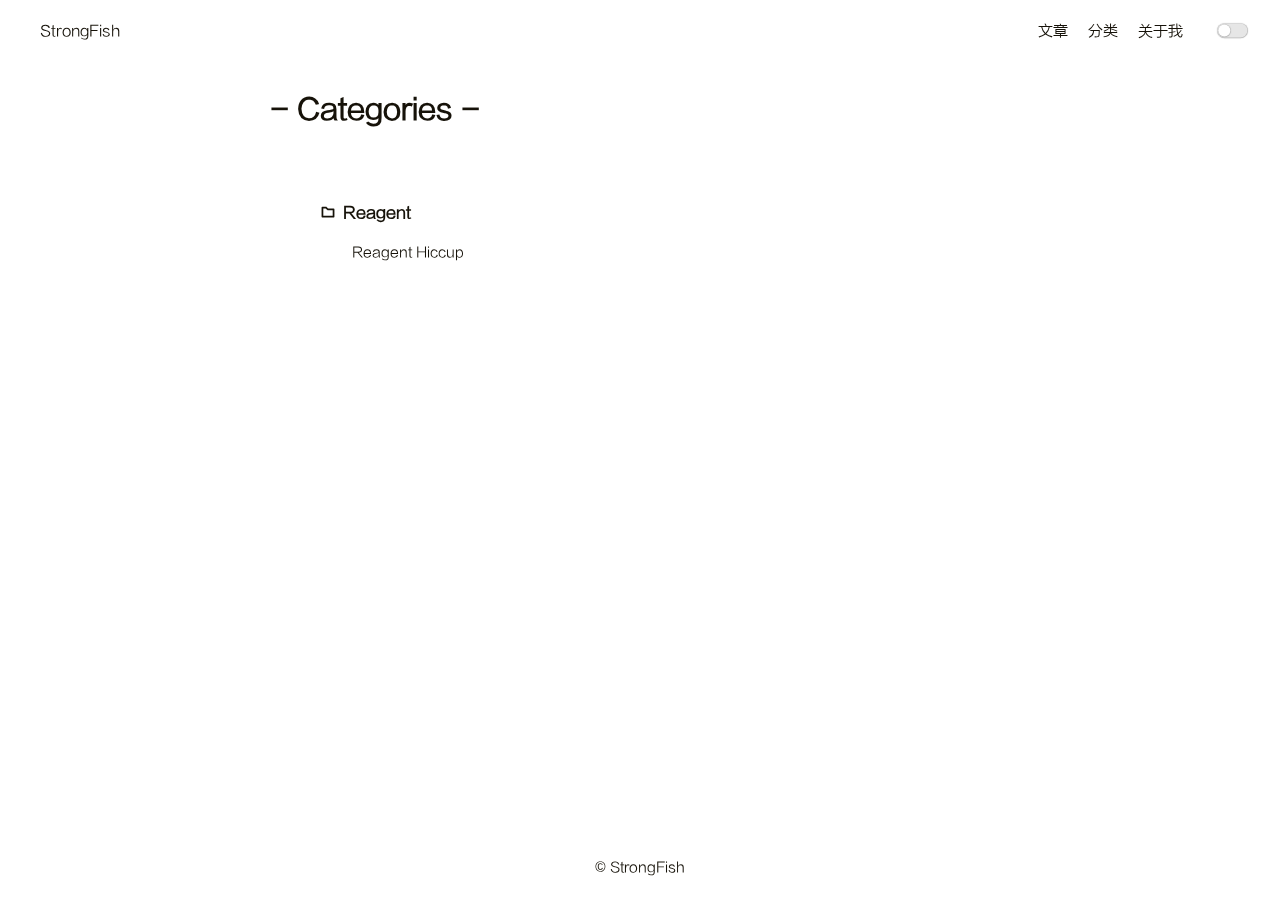
<file: category/index.html>
<!DOCTYPE html>
<html lang="zh-CN">
<head>
    <meta charset="UTF-8">
<meta name="viewport"
      content="width=device-width, initial-scale=1.0, maximum-scale=1.0, minimum-scale=1.0">
<meta http-equiv="X-UA-Compatible" content="ie=edge">

    <meta name="author" content="StrongFish">





<title>分类 | Hexo</title>



    <link rel="icon" href="/favicon.ico">




    <!-- stylesheets list from _config.yml -->
    
    <link rel="stylesheet" href="/css/style.css">
    



    <!-- scripts list from _config.yml -->
    
    <script src="/js/script.js"></script>
    
    <script src="/js/tocbot.min.js"></script>
    



    
    
        
    


<meta name="generator" content="Hexo 5.4.0"></head>
<body>
    <div class="wrapper">
        <header>
    <nav class="navbar">
        <div class="container">
            <div class="navbar-header header-logo"><a href="/">StrongFish</a></div>
            <div class="menu navbar-right">
                
                    <a class="menu-item" href="/archives">文章</a>
                
                    <a class="menu-item" href="/category">分类</a>
                
                    <a class="menu-item" href="/about">关于我</a>
                
                <input id="switch_default" type="checkbox" class="switch_default">
                <label for="switch_default" class="toggleBtn"></label>
            </div>
        </div>
    </nav>

    
    <nav class="navbar-mobile" id="nav-mobile">
        <div class="container">
            <div class="navbar-header">
                <div>
                    <a href="/">StrongFish</a><a id="mobile-toggle-theme">·&nbsp;Light</a>
                </div>
                <div class="menu-toggle" onclick="mobileBtn()">&#9776; Menu</div>
            </div>
            <div class="menu" id="mobile-menu">
                
                    <a class="menu-item" href="/archives">posts</a>
                
                    <a class="menu-item" href="/category">categories</a>
                
                    <a class="menu-item" href="/about">about</a>
                
            </div>
        </div>
    </nav>

</header>
<script>
    var mobileBtn = function f() {
        var toggleMenu = document.getElementsByClassName("menu-toggle")[0];
        var mobileMenu = document.getElementById("mobile-menu");
        if(toggleMenu.classList.contains("active")){
           toggleMenu.classList.remove("active")
            mobileMenu.classList.remove("active")
        }else{
            toggleMenu.classList.add("active")
            mobileMenu.classList.add("active")
        }
    }
</script>
        <div class="main">
            



    <div class="container">
        <div class="post-wrap categories">
            <h2 class="post-title">-&nbsp;Categories&nbsp;-</h2>
            <div class="categories-card">
                
                    
                    <div class="card-item">
                        <div class="categories">
                            <a href="/categories/Reagent/">
                                <h3>
                                    <i class="iconfont icon-category" style="padding-right:3px"></i>
                                    Reagent
                                </h3>
                            </a>
                            
                                
                                
                                    <article class="archive-item">
                                        <a class="archive-item-link"
                                           href="/2021/07/15/reagent-hiccup/">Reagent Hiccup</a>
                                    </article>
                                
                            
                            
                        </div>
                    </div>
                
            </div>

        </div>
    </div>

        </div>
        <footer id="footer" class="footer">
    <div class="copyright">
        <span>© StrongFish</span>
    </div>
</footer>

    </div>
</body>
</html>
</file>
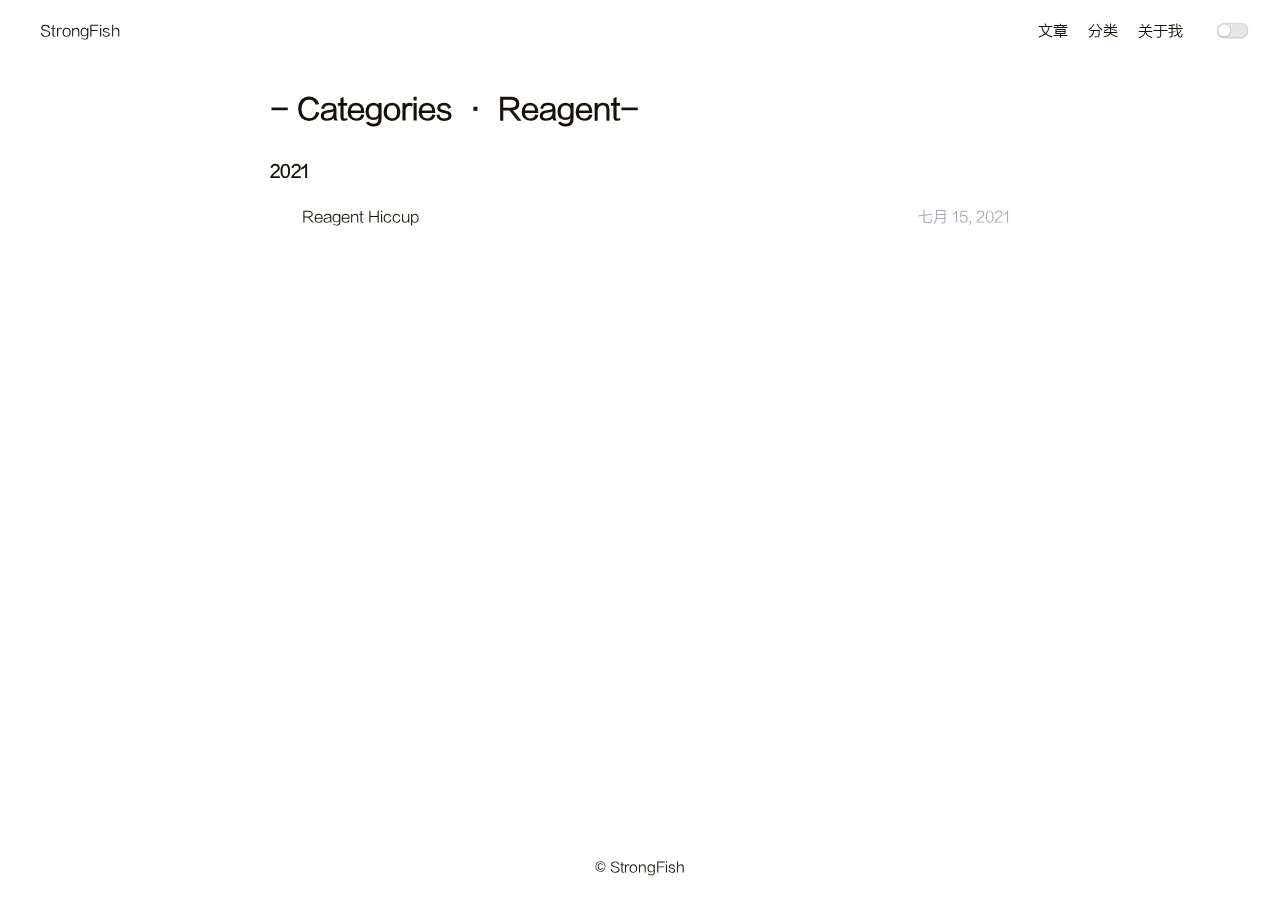
<file: categories/Reagent/index.html>
<!DOCTYPE html>
<html lang="zh-CN">
<head>
    <meta charset="UTF-8">
<meta name="viewport"
      content="width=device-width, initial-scale=1.0, maximum-scale=1.0, minimum-scale=1.0">
<meta http-equiv="X-UA-Compatible" content="ie=edge">

    <meta name="author" content="StrongFish">





<title>Category: Reagent | Hexo</title>



    <link rel="icon" href="/favicon.ico">




    <!-- stylesheets list from _config.yml -->
    
    <link rel="stylesheet" href="/css/style.css">
    



    <!-- scripts list from _config.yml -->
    
    <script src="/js/script.js"></script>
    
    <script src="/js/tocbot.min.js"></script>
    



    
    
        
    


<meta name="generator" content="Hexo 5.4.0"></head>
<body>
    <div class="wrapper">
        <header>
    <nav class="navbar">
        <div class="container">
            <div class="navbar-header header-logo"><a href="/">StrongFish</a></div>
            <div class="menu navbar-right">
                
                    <a class="menu-item" href="/archives">文章</a>
                
                    <a class="menu-item" href="/category">分类</a>
                
                    <a class="menu-item" href="/about">关于我</a>
                
                <input id="switch_default" type="checkbox" class="switch_default">
                <label for="switch_default" class="toggleBtn"></label>
            </div>
        </div>
    </nav>

    
    <nav class="navbar-mobile" id="nav-mobile">
        <div class="container">
            <div class="navbar-header">
                <div>
                    <a href="/">StrongFish</a><a id="mobile-toggle-theme">·&nbsp;Light</a>
                </div>
                <div class="menu-toggle" onclick="mobileBtn()">&#9776; Menu</div>
            </div>
            <div class="menu" id="mobile-menu">
                
                    <a class="menu-item" href="/archives">posts</a>
                
                    <a class="menu-item" href="/category">categories</a>
                
                    <a class="menu-item" href="/about">about</a>
                
            </div>
        </div>
    </nav>

</header>
<script>
    var mobileBtn = function f() {
        var toggleMenu = document.getElementsByClassName("menu-toggle")[0];
        var mobileMenu = document.getElementById("mobile-menu");
        if(toggleMenu.classList.contains("active")){
           toggleMenu.classList.remove("active")
            mobileMenu.classList.remove("active")
        }else{
            toggleMenu.classList.add("active")
            mobileMenu.classList.add("active")
        }
    }
</script>
        <div class="main">
            


    
<div class="container">
    <div class="post-wrap categories">
        <h2 class="post-title">-&nbsp;Categories&nbsp;·&nbsp;Reagent-</h2>
    </div>
    <div class="post-wrap archive">
    
    
        

        
            <h3>2021</h3>
        

        <article class="archive-item">
            <a class="archive-item-link" href="/2021/07/15/reagent-hiccup/">Reagent Hiccup</a>
            <span class="archive-item-date">七月 15, 2021</span>
        </article>
    
    
</div>
</div>

        </div>
        <footer id="footer" class="footer">
    <div class="copyright">
        <span>© StrongFish</span>
    </div>
</footer>

    </div>
</body>
</html>
</file>
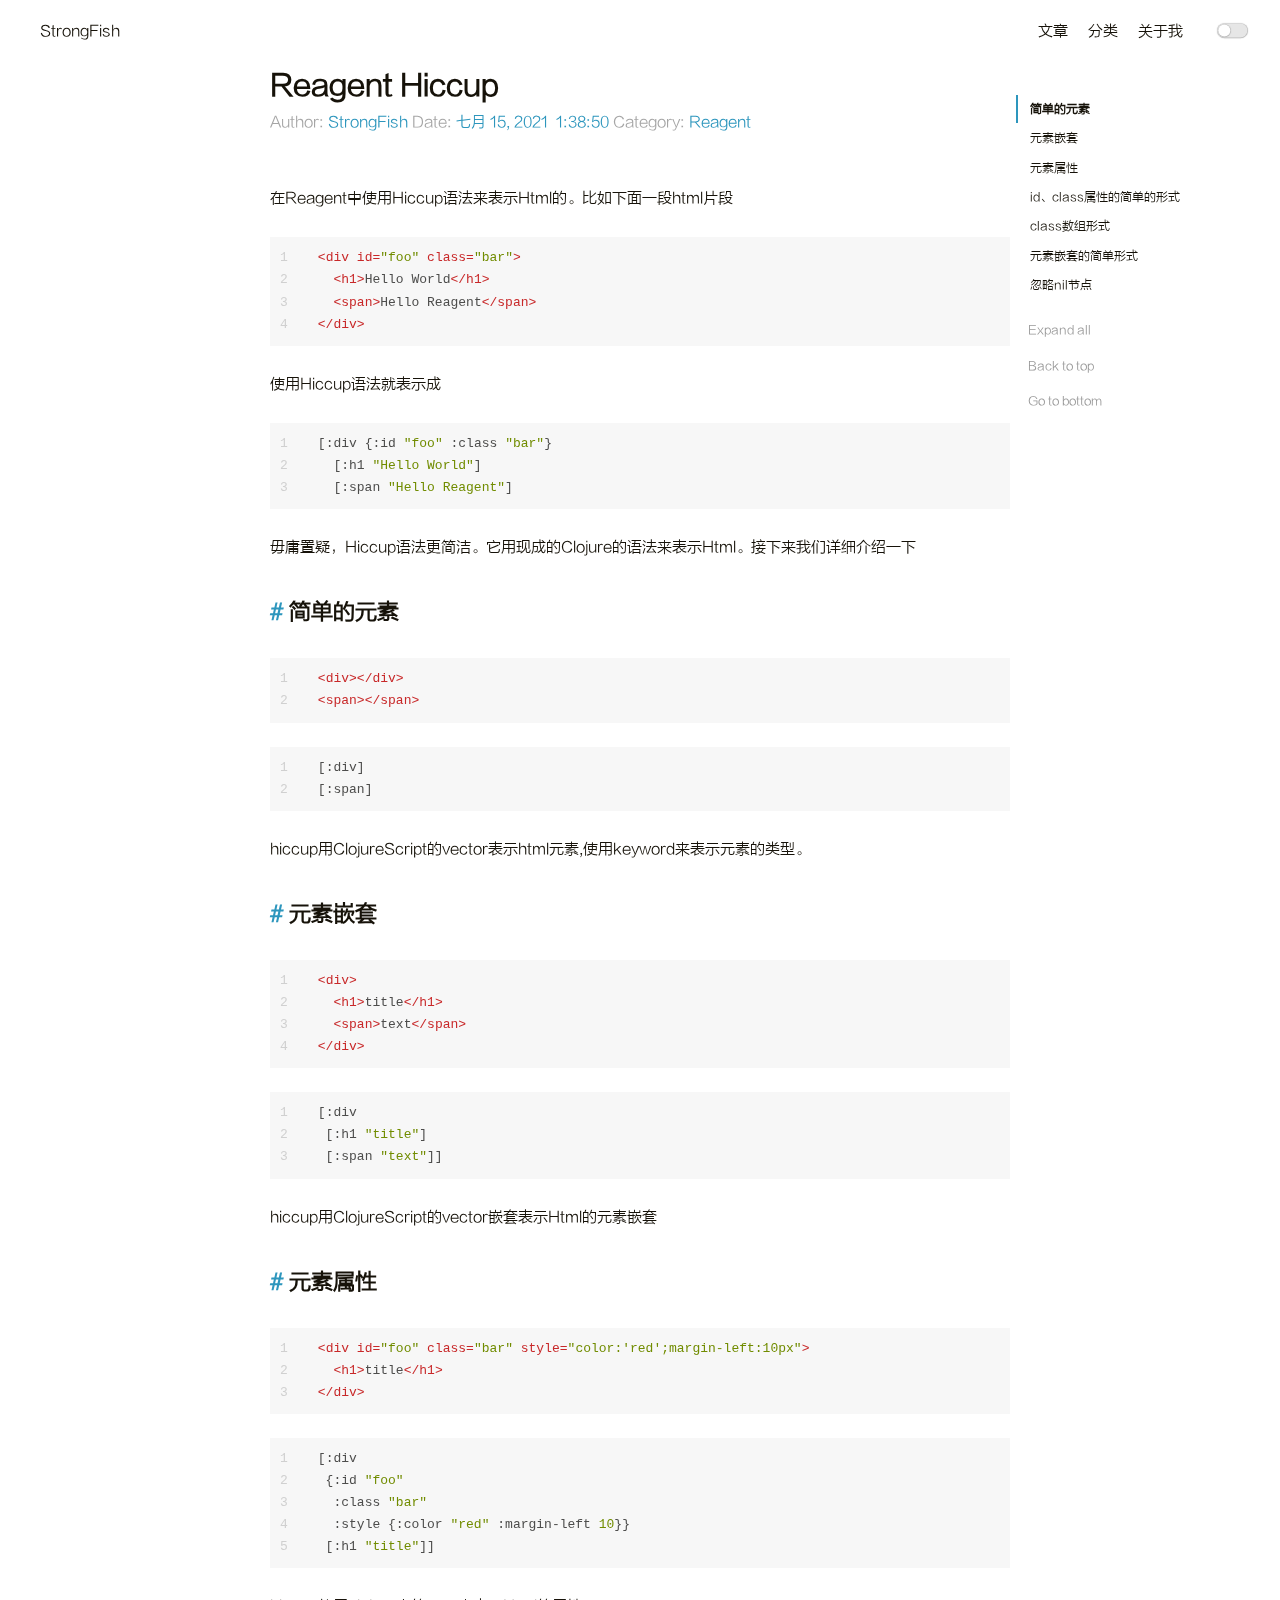
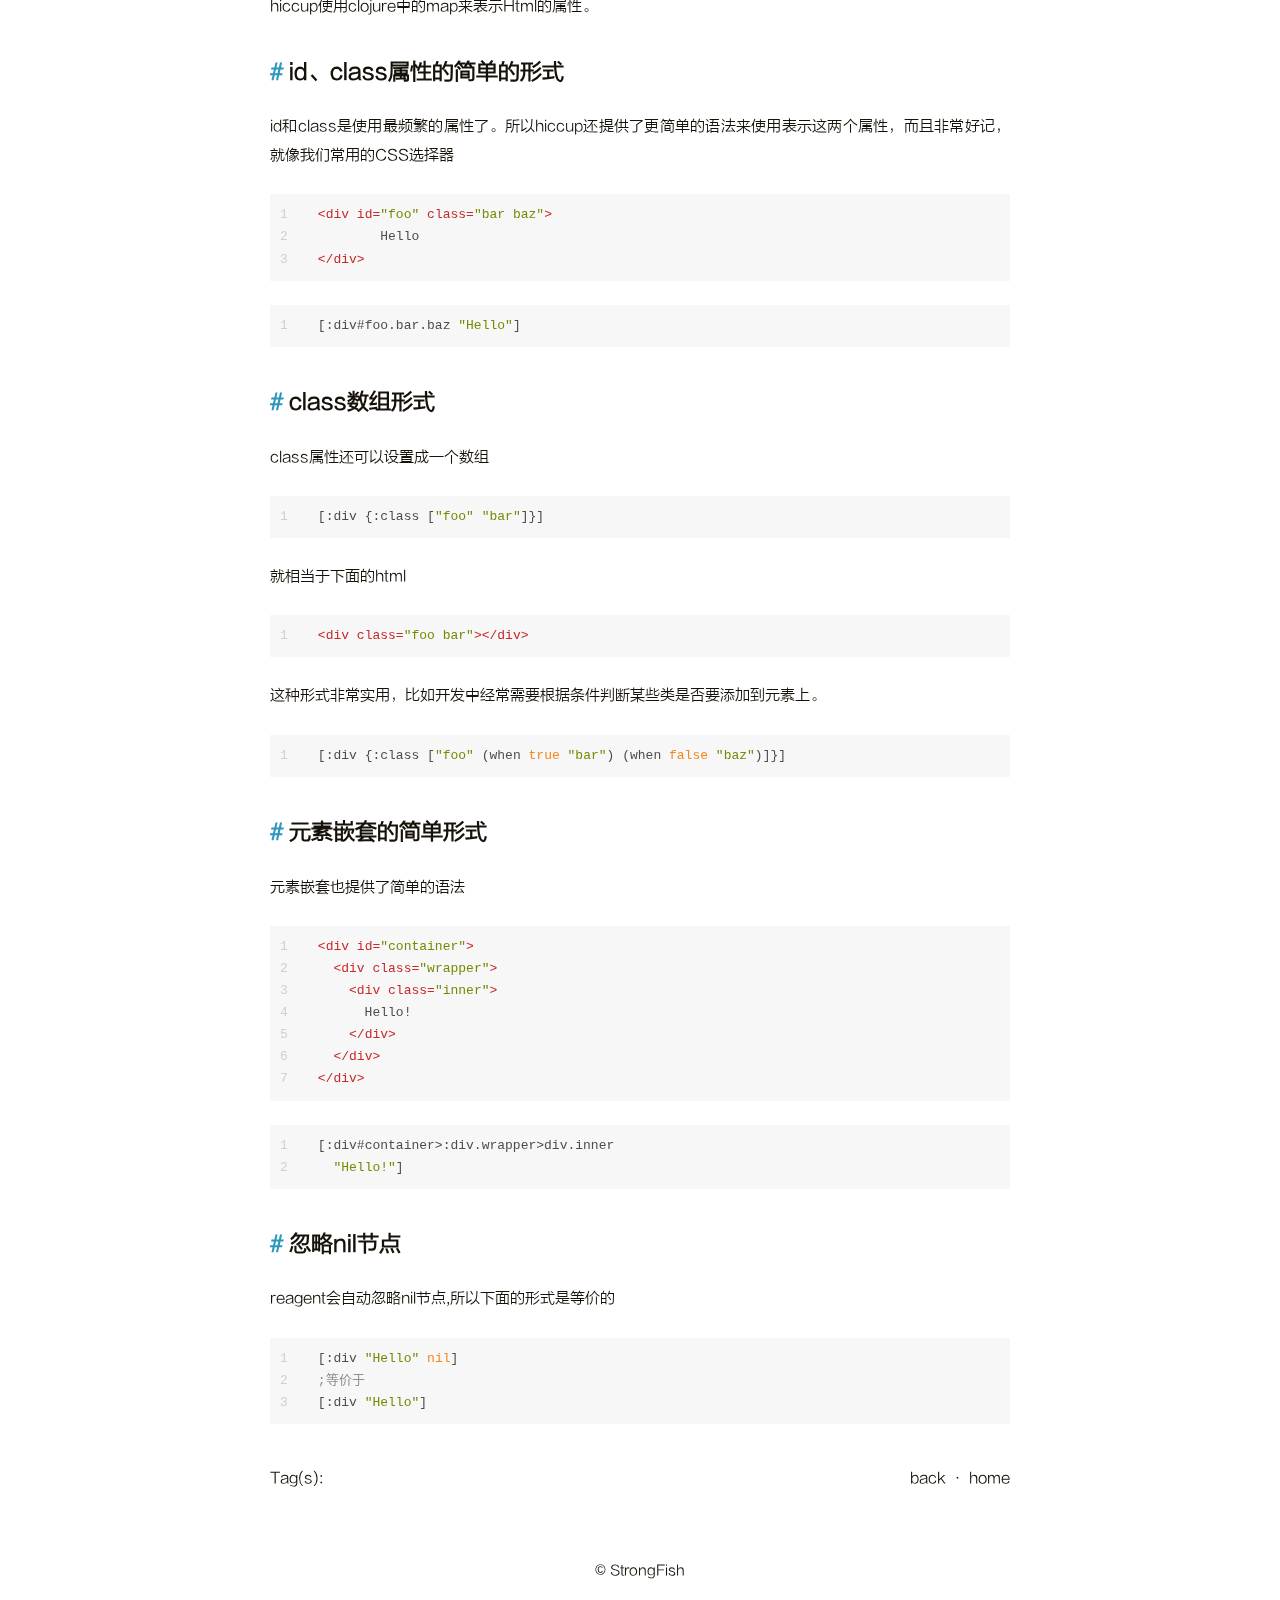
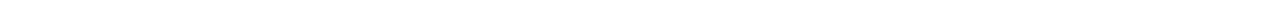
<file: 2021/07/15/reagent-hiccup/index.html>
<!DOCTYPE html>
<html lang="zh-CN">
<head>
    <meta charset="UTF-8">
<meta name="viewport"
      content="width=device-width, initial-scale=1.0, maximum-scale=1.0, minimum-scale=1.0">
<meta http-equiv="X-UA-Compatible" content="ie=edge">

    <meta name="author" content="StrongFish">





<title>Reagent Hiccup | Hexo</title>



    <link rel="icon" href="/favicon.ico">




    <!-- stylesheets list from _config.yml -->
    
    <link rel="stylesheet" href="/css/style.css">
    



    <!-- scripts list from _config.yml -->
    
    <script src="/js/script.js"></script>
    
    <script src="/js/tocbot.min.js"></script>
    



    
    
        
    


<meta name="generator" content="Hexo 5.4.0"></head>
<body>
    <div class="wrapper">
        <header>
    <nav class="navbar">
        <div class="container">
            <div class="navbar-header header-logo"><a href="/">StrongFish</a></div>
            <div class="menu navbar-right">
                
                    <a class="menu-item" href="/archives">文章</a>
                
                    <a class="menu-item" href="/category">分类</a>
                
                    <a class="menu-item" href="/about">关于我</a>
                
                <input id="switch_default" type="checkbox" class="switch_default">
                <label for="switch_default" class="toggleBtn"></label>
            </div>
        </div>
    </nav>

    
    <nav class="navbar-mobile" id="nav-mobile">
        <div class="container">
            <div class="navbar-header">
                <div>
                    <a href="/">StrongFish</a><a id="mobile-toggle-theme">·&nbsp;Light</a>
                </div>
                <div class="menu-toggle" onclick="mobileBtn()">&#9776; Menu</div>
            </div>
            <div class="menu" id="mobile-menu">
                
                    <a class="menu-item" href="/archives">posts</a>
                
                    <a class="menu-item" href="/category">categories</a>
                
                    <a class="menu-item" href="/about">about</a>
                
            </div>
        </div>
    </nav>

</header>
<script>
    var mobileBtn = function f() {
        var toggleMenu = document.getElementsByClassName("menu-toggle")[0];
        var mobileMenu = document.getElementById("mobile-menu");
        if(toggleMenu.classList.contains("active")){
           toggleMenu.classList.remove("active")
            mobileMenu.classList.remove("active")
        }else{
            toggleMenu.classList.add("active")
            mobileMenu.classList.add("active")
        }
    }
</script>
        <div class="main">
            <div class="container">
    
    
        <div class="post-toc">
    <div class="tocbot-list">
    </div>
    <div class="tocbot-list-menu">
        <a class="tocbot-toc-expand" onclick="expand_toc()">Expand all</a>
        <a onclick="go_top()">Back to top</a>
        <a onclick="go_bottom()">Go to bottom</a>
    </div>
</div>

<script>
    document.ready(
        function () {
            tocbot.init({
                tocSelector: '.tocbot-list',
                contentSelector: '.post-content',
                headingSelector: 'h1, h2, h3, h4, h5',
                collapseDepth: 1,
                orderedList: false,
                scrollSmooth: true,
            })
        }
    )

    function expand_toc() {
        var b = document.querySelector(".tocbot-toc-expand");
        tocbot.init({
            tocSelector: '.tocbot-list',
            contentSelector: '.post-content',
            headingSelector: 'h1, h2, h3, h4, h5',
            collapseDepth: 6,
            orderedList: false,
            scrollSmooth: true,
        });
        b.setAttribute("onclick", "collapse_toc()");
        b.innerHTML = "Collapse all"
    }

    function collapse_toc() {
        var b = document.querySelector(".tocbot-toc-expand");
        tocbot.init({
            tocSelector: '.tocbot-list',
            contentSelector: '.post-content',
            headingSelector: 'h1, h2, h3, h4, h5',
            collapseDepth: 1,
            orderedList: false,
            scrollSmooth: true,
        });
        b.setAttribute("onclick", "expand_toc()");
        b.innerHTML = "Expand all"
    }

    function go_top() {
        window.scrollTo(0, 0);
    }

    function go_bottom() {
        window.scrollTo(0, document.body.scrollHeight);
    }

</script>
    

    
    <article class="post-wrap">
        <header class="post-header">
            <h1 class="post-title">Reagent Hiccup</h1>
            
                <div class="post-meta">
                    
                        Author: <a itemprop="author" rel="author" href="/">StrongFish</a>
                    

                    
                        <span class="post-time">
                        Date: <a href="#">七月 15, 2021&nbsp;&nbsp;1:38:50</a>
                        </span>
                    
                    
                        <span class="post-category">
                    Category:
                            
                                <a href="/categories/Reagent/">Reagent</a>
                            
                        </span>
                    
                </div>
            
        </header>

        <div class="post-content">
            <p>在Reagent中使用Hiccup语法来表示Html的。比如下面一段html片段</p>
<figure class="highlight html"><table><tr><td class="gutter"><pre><span class="line">1</span><br><span class="line">2</span><br><span class="line">3</span><br><span class="line">4</span><br></pre></td><td class="code"><pre><span class="line"><span class="tag">&lt;<span class="name">div</span> <span class="attr">id</span>=<span class="string">&quot;foo&quot;</span> <span class="attr">class</span>=<span class="string">&quot;bar&quot;</span>&gt;</span></span><br><span class="line">  <span class="tag">&lt;<span class="name">h1</span>&gt;</span>Hello World<span class="tag">&lt;/<span class="name">h1</span>&gt;</span></span><br><span class="line">  <span class="tag">&lt;<span class="name">span</span>&gt;</span>Hello Reagent<span class="tag">&lt;/<span class="name">span</span>&gt;</span></span><br><span class="line"><span class="tag">&lt;/<span class="name">div</span>&gt;</span></span><br></pre></td></tr></table></figure>

<p>使用Hiccup语法就表示成</p>
<figure class="highlight clojure"><table><tr><td class="gutter"><pre><span class="line">1</span><br><span class="line">2</span><br><span class="line">3</span><br></pre></td><td class="code"><pre><span class="line">[<span class="symbol">:div</span> &#123;<span class="symbol">:id</span> <span class="string">&quot;foo&quot;</span> <span class="symbol">:class</span> <span class="string">&quot;bar&quot;</span>&#125;</span><br><span class="line">  [<span class="symbol">:h1</span> <span class="string">&quot;Hello World&quot;</span>]</span><br><span class="line">  [<span class="symbol">:span</span> <span class="string">&quot;Hello Reagent&quot;</span>]</span><br></pre></td></tr></table></figure>

<p>毋庸置疑，Hiccup语法更简洁。它用现成的Clojure的语法来表示Html。接下来我们详细介绍一下</p>
<h2 id="简单的元素"><a href="#简单的元素" class="headerlink" title="简单的元素"></a>简单的元素</h2><figure class="highlight html"><table><tr><td class="gutter"><pre><span class="line">1</span><br><span class="line">2</span><br></pre></td><td class="code"><pre><span class="line"><span class="tag">&lt;<span class="name">div</span>&gt;</span><span class="tag">&lt;/<span class="name">div</span>&gt;</span></span><br><span class="line"><span class="tag">&lt;<span class="name">span</span>&gt;</span><span class="tag">&lt;/<span class="name">span</span>&gt;</span></span><br></pre></td></tr></table></figure>

<figure class="highlight clojure"><table><tr><td class="gutter"><pre><span class="line">1</span><br><span class="line">2</span><br></pre></td><td class="code"><pre><span class="line">[<span class="symbol">:div</span>]</span><br><span class="line">[<span class="symbol">:span</span>]</span><br></pre></td></tr></table></figure>

<p>hiccup用ClojureScript的vector表示html元素,使用keyword来表示元素的类型。</p>
<h2 id="元素嵌套"><a href="#元素嵌套" class="headerlink" title="元素嵌套"></a>元素嵌套</h2><figure class="highlight html"><table><tr><td class="gutter"><pre><span class="line">1</span><br><span class="line">2</span><br><span class="line">3</span><br><span class="line">4</span><br></pre></td><td class="code"><pre><span class="line"><span class="tag">&lt;<span class="name">div</span>&gt;</span></span><br><span class="line">  <span class="tag">&lt;<span class="name">h1</span>&gt;</span>title<span class="tag">&lt;/<span class="name">h1</span>&gt;</span></span><br><span class="line">  <span class="tag">&lt;<span class="name">span</span>&gt;</span>text<span class="tag">&lt;/<span class="name">span</span>&gt;</span></span><br><span class="line"><span class="tag">&lt;/<span class="name">div</span>&gt;</span></span><br></pre></td></tr></table></figure>

<figure class="highlight clojure"><table><tr><td class="gutter"><pre><span class="line">1</span><br><span class="line">2</span><br><span class="line">3</span><br></pre></td><td class="code"><pre><span class="line">[<span class="symbol">:div</span></span><br><span class="line"> [<span class="symbol">:h1</span> <span class="string">&quot;title&quot;</span>]</span><br><span class="line"> [<span class="symbol">:span</span> <span class="string">&quot;text&quot;</span>]]</span><br></pre></td></tr></table></figure>

<p>hiccup用ClojureScript的vector嵌套表示Html的元素嵌套</p>
<h2 id="元素属性"><a href="#元素属性" class="headerlink" title="元素属性"></a>元素属性</h2><figure class="highlight html"><table><tr><td class="gutter"><pre><span class="line">1</span><br><span class="line">2</span><br><span class="line">3</span><br></pre></td><td class="code"><pre><span class="line"><span class="tag">&lt;<span class="name">div</span> <span class="attr">id</span>=<span class="string">&quot;foo&quot;</span> <span class="attr">class</span>=<span class="string">&quot;bar&quot;</span> <span class="attr">style</span>=<span class="string">&quot;color:&#x27;red&#x27;;margin-left:10px&quot;</span>&gt;</span></span><br><span class="line">  <span class="tag">&lt;<span class="name">h1</span>&gt;</span>title<span class="tag">&lt;/<span class="name">h1</span>&gt;</span></span><br><span class="line"><span class="tag">&lt;/<span class="name">div</span>&gt;</span></span><br></pre></td></tr></table></figure>

<figure class="highlight clojure"><table><tr><td class="gutter"><pre><span class="line">1</span><br><span class="line">2</span><br><span class="line">3</span><br><span class="line">4</span><br><span class="line">5</span><br></pre></td><td class="code"><pre><span class="line">[<span class="symbol">:div</span></span><br><span class="line"> &#123;<span class="symbol">:id</span> <span class="string">&quot;foo&quot;</span></span><br><span class="line">  <span class="symbol">:class</span> <span class="string">&quot;bar&quot;</span></span><br><span class="line">  <span class="symbol">:style</span> &#123;<span class="symbol">:color</span> <span class="string">&quot;red&quot;</span> <span class="symbol">:margin-left</span> <span class="number">10</span>&#125;&#125;</span><br><span class="line"> [<span class="symbol">:h1</span> <span class="string">&quot;title&quot;</span>]]</span><br></pre></td></tr></table></figure>

<p>hiccup使用clojure中的map来表示Html的属性。</p>
<h2 id="id、class属性的简单的形式"><a href="#id、class属性的简单的形式" class="headerlink" title="id、class属性的简单的形式"></a>id、class属性的简单的形式</h2><p>id和class是使用最频繁的属性了。所以hiccup还提供了更简单的语法来使用表示这两个属性，而且非常好记，就像我们常用的CSS选择器</p>
<figure class="highlight html"><table><tr><td class="gutter"><pre><span class="line">1</span><br><span class="line">2</span><br><span class="line">3</span><br></pre></td><td class="code"><pre><span class="line"><span class="tag">&lt;<span class="name">div</span> <span class="attr">id</span>=<span class="string">&quot;foo&quot;</span> <span class="attr">class</span>=<span class="string">&quot;bar baz&quot;</span>&gt;</span></span><br><span class="line">	Hello</span><br><span class="line"><span class="tag">&lt;/<span class="name">div</span>&gt;</span></span><br></pre></td></tr></table></figure>

<figure class="highlight clojure"><table><tr><td class="gutter"><pre><span class="line">1</span><br></pre></td><td class="code"><pre><span class="line">[<span class="symbol">:div#foo.bar.baz</span> <span class="string">&quot;Hello&quot;</span>]</span><br></pre></td></tr></table></figure>

<h2 id="class数组形式"><a href="#class数组形式" class="headerlink" title="class数组形式"></a>class数组形式</h2><p>class属性还可以设置成一个数组</p>
<figure class="highlight clojure"><table><tr><td class="gutter"><pre><span class="line">1</span><br></pre></td><td class="code"><pre><span class="line">[<span class="symbol">:div</span> &#123;<span class="symbol">:class</span> [<span class="string">&quot;foo&quot;</span> <span class="string">&quot;bar&quot;</span>]&#125;]</span><br></pre></td></tr></table></figure>

<p>就相当于下面的html</p>
<figure class="highlight html"><table><tr><td class="gutter"><pre><span class="line">1</span><br></pre></td><td class="code"><pre><span class="line"><span class="tag">&lt;<span class="name">div</span> <span class="attr">class</span>=<span class="string">&quot;foo bar&quot;</span>&gt;</span><span class="tag">&lt;/<span class="name">div</span>&gt;</span></span><br></pre></td></tr></table></figure>

<p>这种形式非常实用，比如开发中经常需要根据条件判断某些类是否要添加到元素上。</p>
<figure class="highlight clojure"><table><tr><td class="gutter"><pre><span class="line">1</span><br></pre></td><td class="code"><pre><span class="line">[<span class="symbol">:div</span> &#123;<span class="symbol">:class</span> [<span class="string">&quot;foo&quot;</span> (<span class="name"><span class="builtin-name">when</span></span> <span class="literal">true</span> <span class="string">&quot;bar&quot;</span>) (<span class="name"><span class="builtin-name">when</span></span> <span class="literal">false</span> <span class="string">&quot;baz&quot;</span>)]&#125;]</span><br></pre></td></tr></table></figure>

<h2 id="元素嵌套的简单形式"><a href="#元素嵌套的简单形式" class="headerlink" title="元素嵌套的简单形式"></a>元素嵌套的简单形式</h2><p>元素嵌套也提供了简单的语法</p>
<figure class="highlight html"><table><tr><td class="gutter"><pre><span class="line">1</span><br><span class="line">2</span><br><span class="line">3</span><br><span class="line">4</span><br><span class="line">5</span><br><span class="line">6</span><br><span class="line">7</span><br></pre></td><td class="code"><pre><span class="line"><span class="tag">&lt;<span class="name">div</span> <span class="attr">id</span>=<span class="string">&quot;container&quot;</span>&gt;</span></span><br><span class="line">  <span class="tag">&lt;<span class="name">div</span> <span class="attr">class</span>=<span class="string">&quot;wrapper&quot;</span>&gt;</span></span><br><span class="line">    <span class="tag">&lt;<span class="name">div</span> <span class="attr">class</span>=<span class="string">&quot;inner&quot;</span>&gt;</span></span><br><span class="line">      Hello!</span><br><span class="line">    <span class="tag">&lt;/<span class="name">div</span>&gt;</span></span><br><span class="line">  <span class="tag">&lt;/<span class="name">div</span>&gt;</span></span><br><span class="line"><span class="tag">&lt;/<span class="name">div</span>&gt;</span></span><br></pre></td></tr></table></figure>

<figure class="highlight clojure"><table><tr><td class="gutter"><pre><span class="line">1</span><br><span class="line">2</span><br></pre></td><td class="code"><pre><span class="line">[<span class="symbol">:div#container&gt;:div.wrapper&gt;div.inner</span></span><br><span class="line">  <span class="string">&quot;Hello!&quot;</span>]</span><br></pre></td></tr></table></figure>

<h2 id="忽略nil节点"><a href="#忽略nil节点" class="headerlink" title="忽略nil节点"></a>忽略nil节点</h2><p>reagent会自动忽略nil节点,所以下面的形式是等价的</p>
<figure class="highlight clojure"><table><tr><td class="gutter"><pre><span class="line">1</span><br><span class="line">2</span><br><span class="line">3</span><br></pre></td><td class="code"><pre><span class="line">[<span class="symbol">:div</span> <span class="string">&quot;Hello&quot;</span> <span class="literal">nil</span>]</span><br><span class="line"><span class="comment">;等价于</span></span><br><span class="line">[<span class="symbol">:div</span> <span class="string">&quot;Hello&quot;</span>]</span><br></pre></td></tr></table></figure>

        </div>

        
        <section class="post-tags">
            <div>
                <span>Tag(s):</span>
                <span class="tag">
                    
                </span>
            </div>
            <div>
                <a href="javascript:window.history.back();">back</a>
                <span>· </span>
                <a href="/">home</a>
            </div>
        </section>
        <section class="post-nav">
            
            
        </section>


    </article>
</div>

        </div>
        <footer id="footer" class="footer">
    <div class="copyright">
        <span>© StrongFish</span>
    </div>
</footer>

    </div>
</body>
</html>
</file>
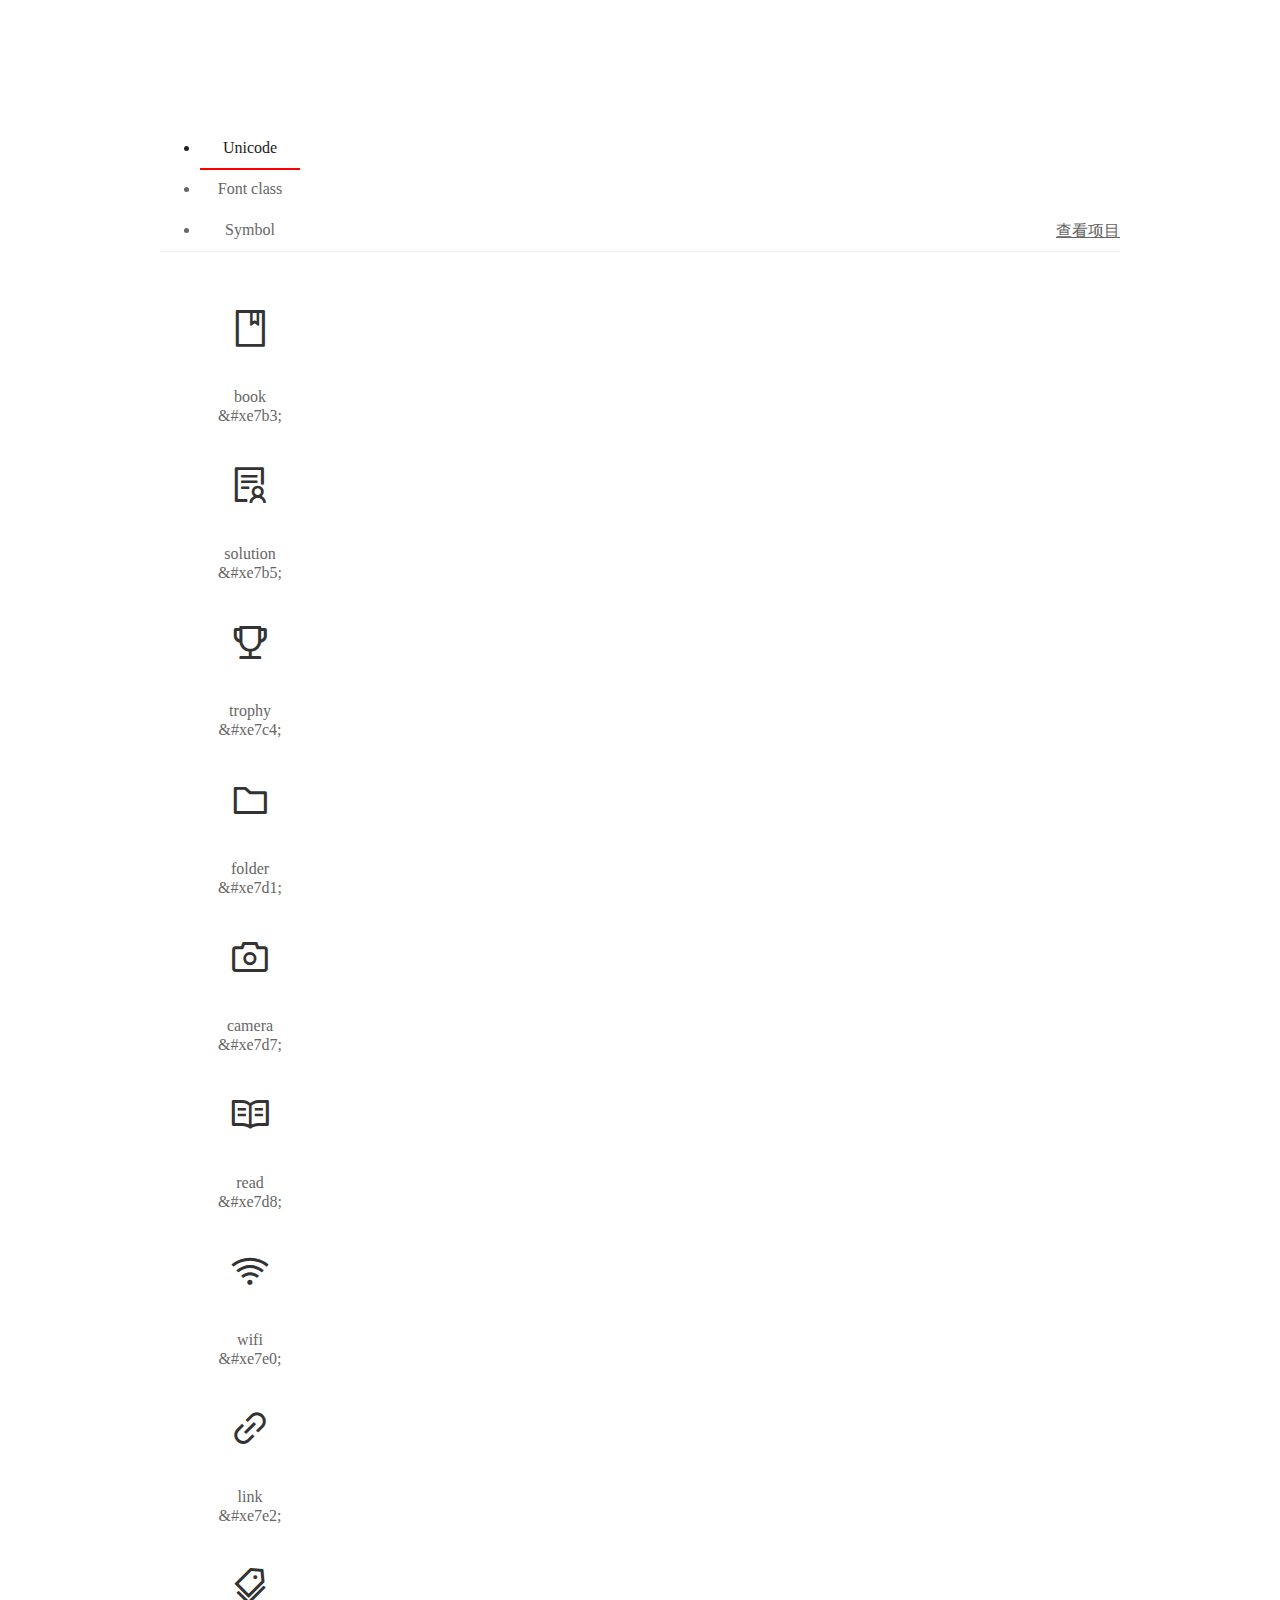
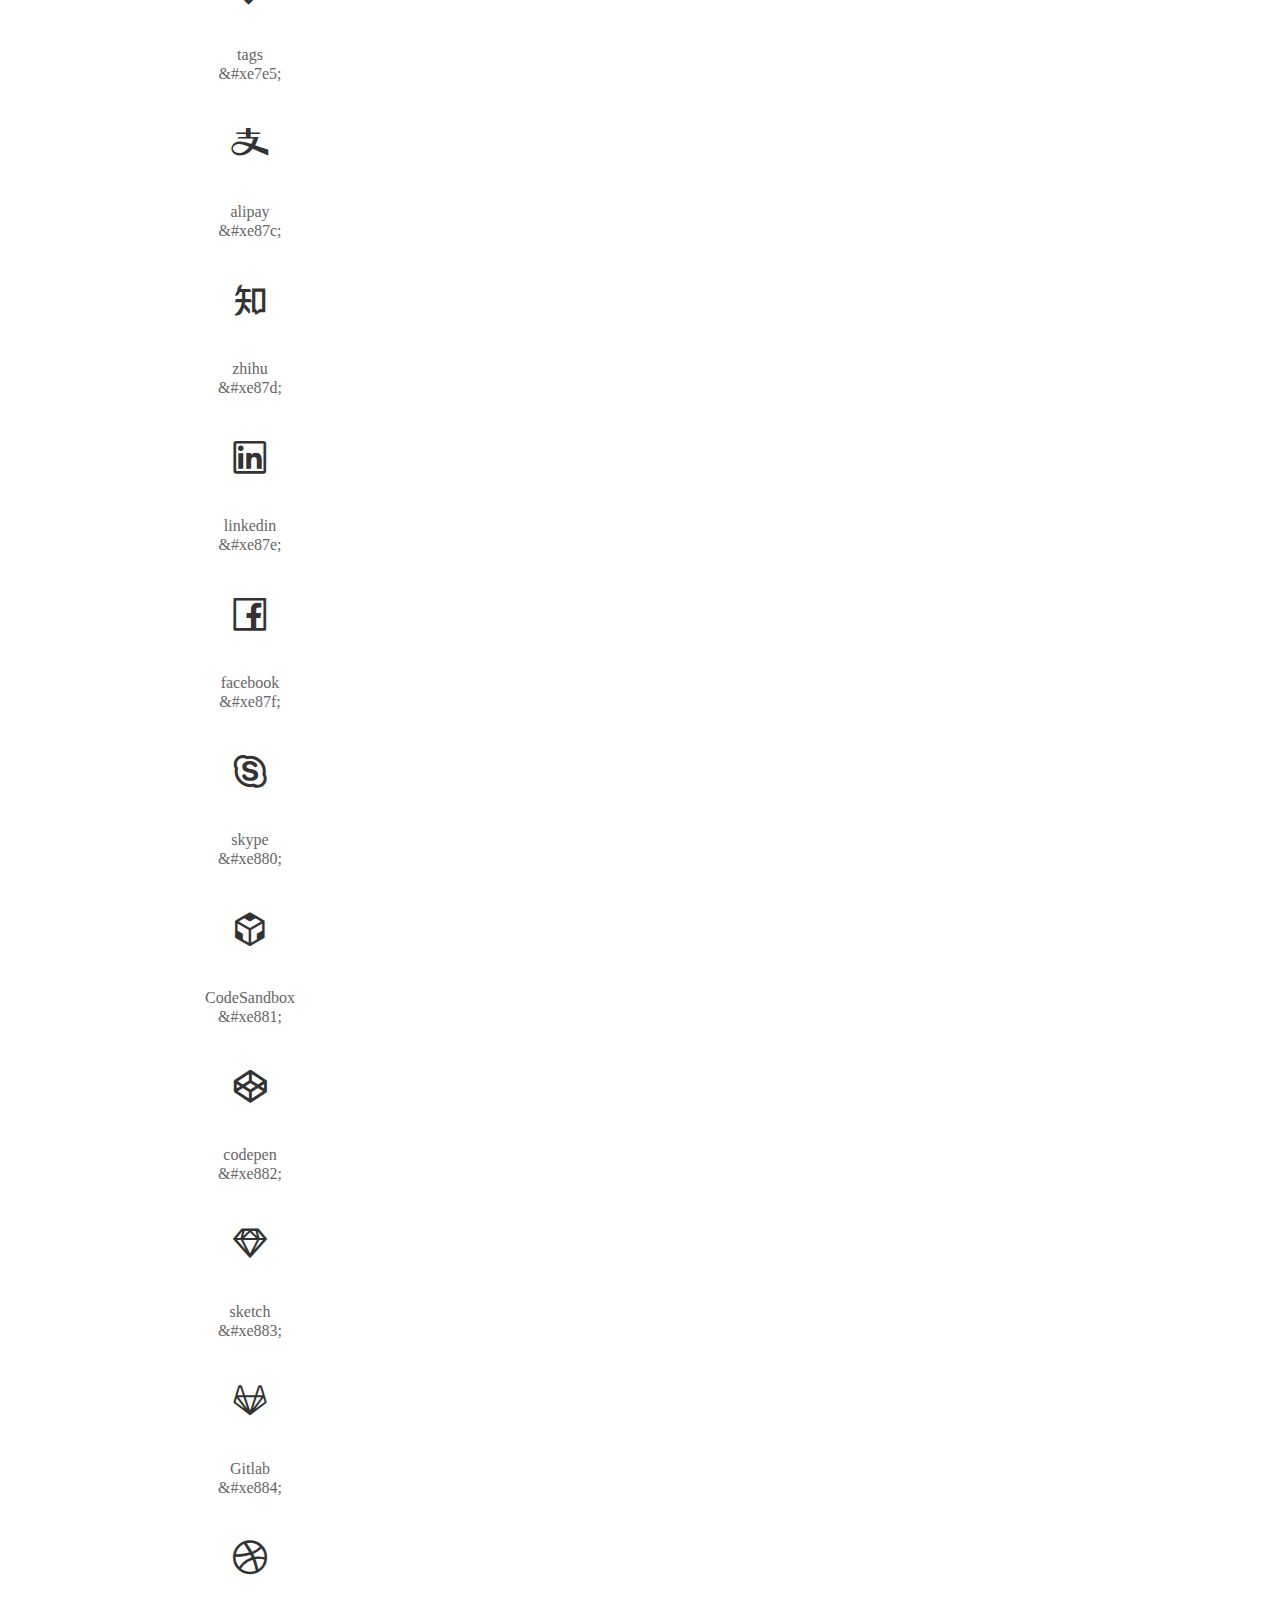
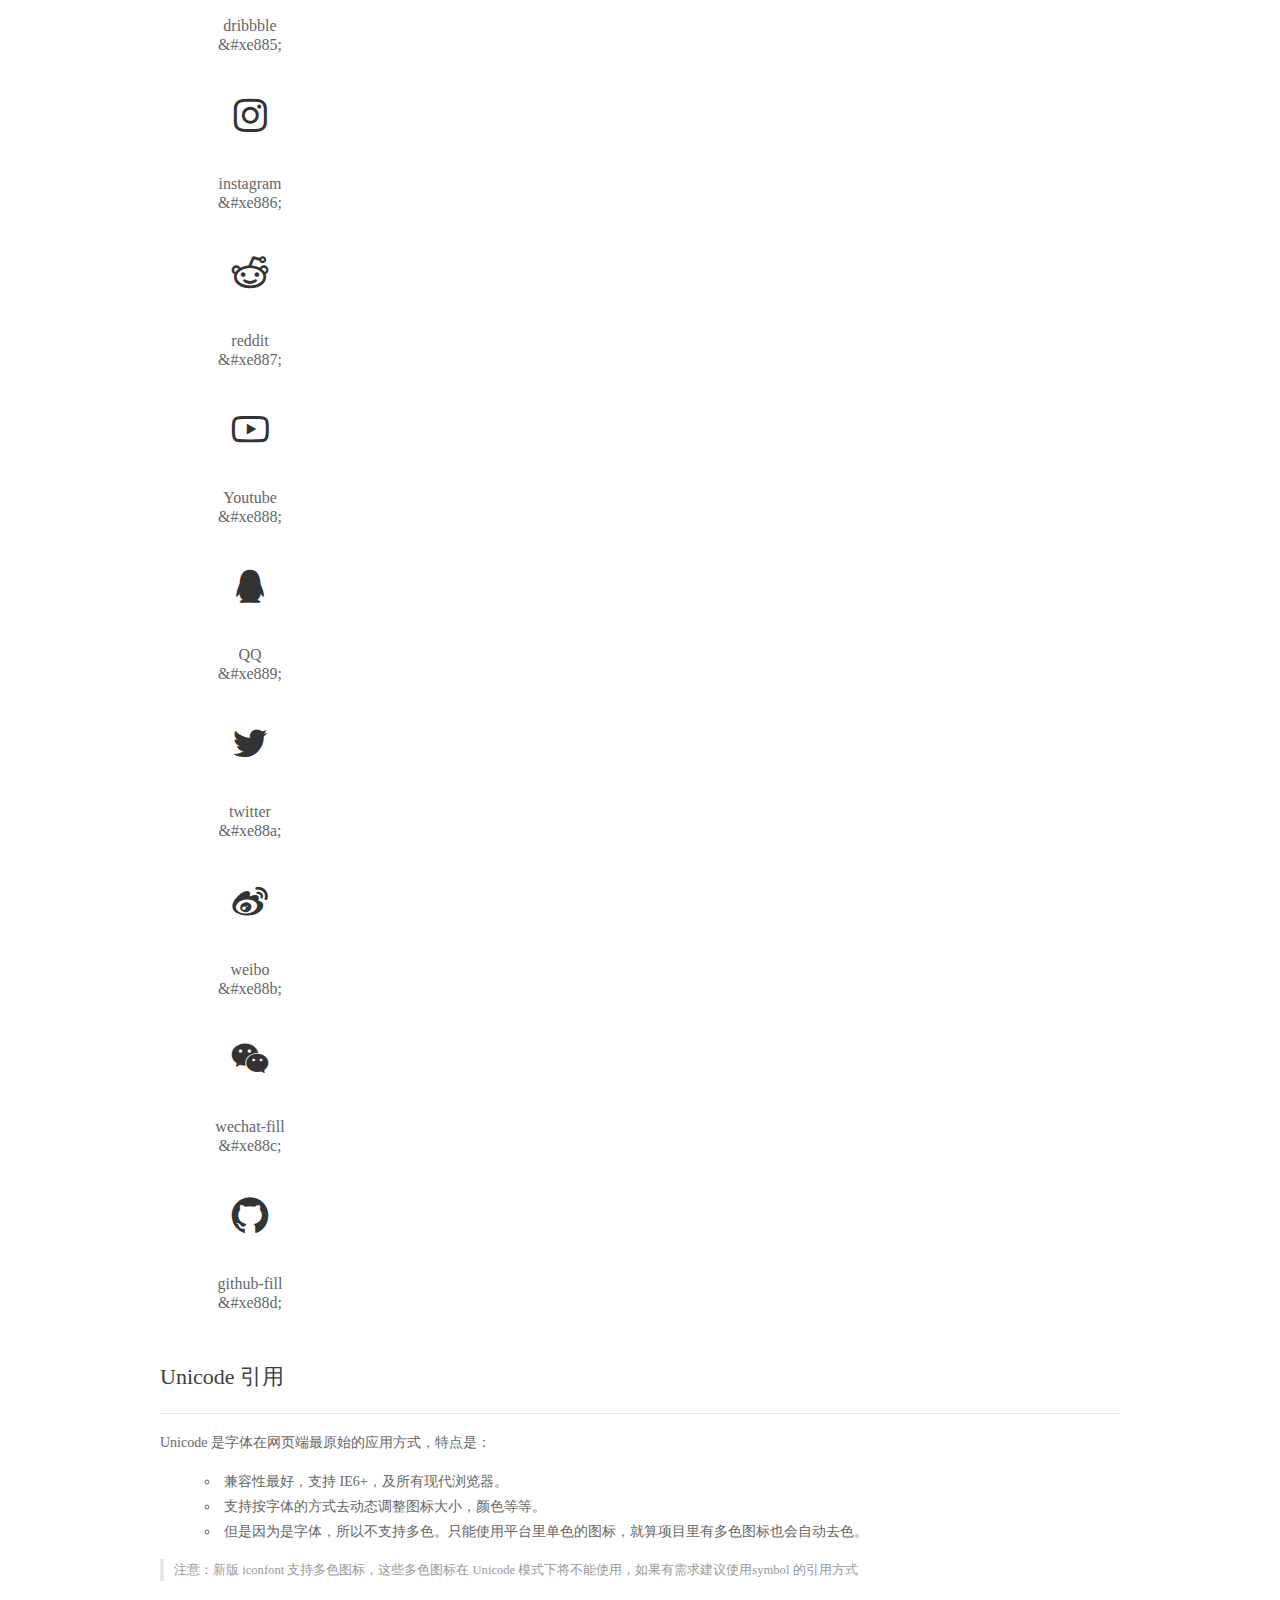
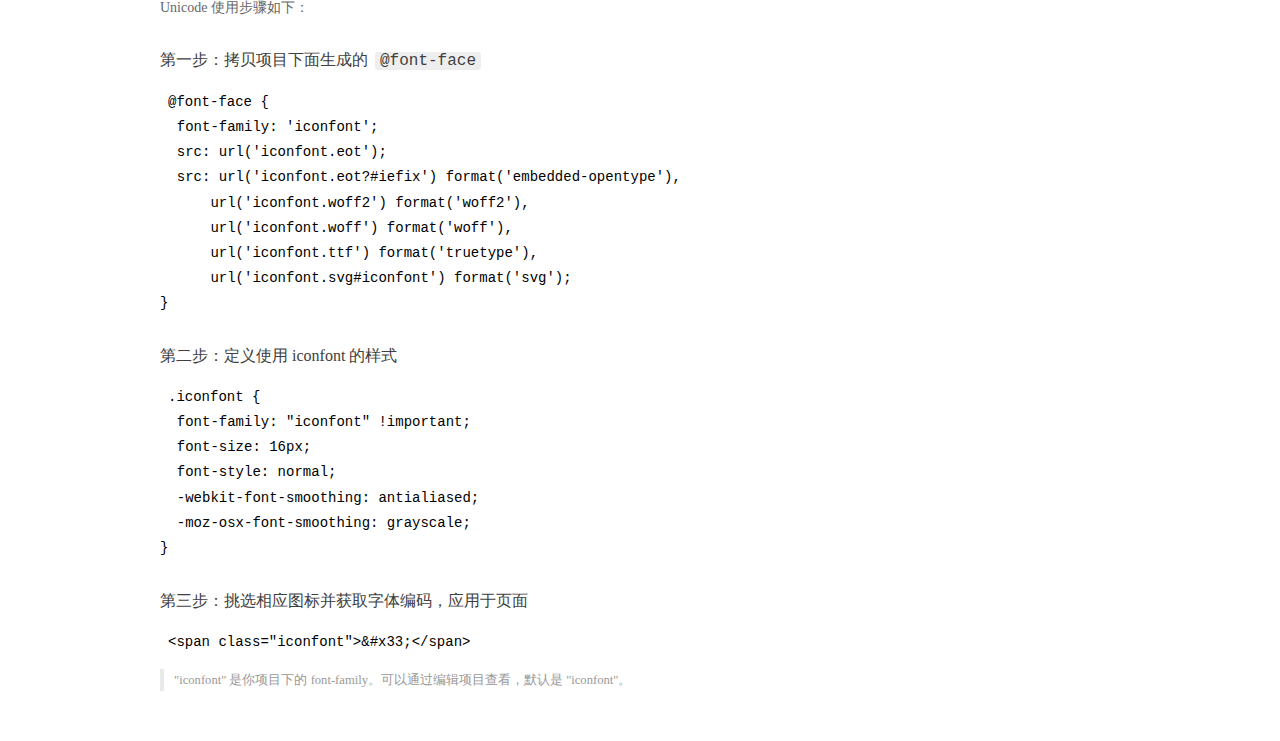
<file: fonts/iconfont/demo_index.html>
<!DOCTYPE html>
<html>
<head>
  <meta charset="utf-8"/>
  <title>IconFont Demo</title>
  <link rel="shortcut icon" href="https://gtms04.alicdn.com/tps/i4/TB1_oz6GVXXXXaFXpXXJDFnIXXX-64-64.ico" type="image/x-icon"/>
  <link rel="stylesheet" href="https://g.alicdn.com/thx/cube/1.3.2/cube.min.css">
  <link rel="stylesheet" href="demo.css">
  <link rel="stylesheet" href="iconfont.css">
  <script src="iconfont.js"></script>
  <!-- jQuery -->
  <script src="https://a1.alicdn.com/oss/uploads/2018/12/26/7bfddb60-08e8-11e9-9b04-53e73bb6408b.js"></script>
  <!-- 代码高亮 -->
  <script src="https://a1.alicdn.com/oss/uploads/2018/12/26/a3f714d0-08e6-11e9-8a15-ebf944d7534c.js"></script>
</head>
<body>
  <div class="main">
    <h1 class="logo"><a href="https://www.iconfont.cn/" title="iconfont 首页" target="_blank">&#xe86b;</a></h1>
    <div class="nav-tabs">
      <ul id="tabs" class="dib-box">
        <li class="dib active"><span>Unicode</span></li>
        <li class="dib"><span>Font class</span></li>
        <li class="dib"><span>Symbol</span></li>
      </ul>
      
      <a href="https://www.iconfont.cn/manage/index?manage_type=myprojects&projectId=1614736" target="_blank" class="nav-more">查看项目</a>
      
    </div>
    <div class="tab-container">
      <div class="content unicode" style="display: block;">
          <ul class="icon_lists dib-box">
          
            <li class="dib">
              <span class="icon iconfont">&#xe7b3;</span>
                <div class="name">book</div>
                <div class="code-name">&amp;#xe7b3;</div>
              </li>
          
            <li class="dib">
              <span class="icon iconfont">&#xe7b5;</span>
                <div class="name">solution</div>
                <div class="code-name">&amp;#xe7b5;</div>
              </li>
          
            <li class="dib">
              <span class="icon iconfont">&#xe7c4;</span>
                <div class="name">trophy</div>
                <div class="code-name">&amp;#xe7c4;</div>
              </li>
          
            <li class="dib">
              <span class="icon iconfont">&#xe7d1;</span>
                <div class="name">folder</div>
                <div class="code-name">&amp;#xe7d1;</div>
              </li>
          
            <li class="dib">
              <span class="icon iconfont">&#xe7d7;</span>
                <div class="name">camera</div>
                <div class="code-name">&amp;#xe7d7;</div>
              </li>
          
            <li class="dib">
              <span class="icon iconfont">&#xe7d8;</span>
                <div class="name">read</div>
                <div class="code-name">&amp;#xe7d8;</div>
              </li>
          
            <li class="dib">
              <span class="icon iconfont">&#xe7e0;</span>
                <div class="name">wifi</div>
                <div class="code-name">&amp;#xe7e0;</div>
              </li>
          
            <li class="dib">
              <span class="icon iconfont">&#xe7e2;</span>
                <div class="name">link</div>
                <div class="code-name">&amp;#xe7e2;</div>
              </li>
          
            <li class="dib">
              <span class="icon iconfont">&#xe7e5;</span>
                <div class="name">tags</div>
                <div class="code-name">&amp;#xe7e5;</div>
              </li>
          
            <li class="dib">
              <span class="icon iconfont">&#xe87c;</span>
                <div class="name">alipay</div>
                <div class="code-name">&amp;#xe87c;</div>
              </li>
          
            <li class="dib">
              <span class="icon iconfont">&#xe87d;</span>
                <div class="name">zhihu</div>
                <div class="code-name">&amp;#xe87d;</div>
              </li>
          
            <li class="dib">
              <span class="icon iconfont">&#xe87e;</span>
                <div class="name">linkedin</div>
                <div class="code-name">&amp;#xe87e;</div>
              </li>
          
            <li class="dib">
              <span class="icon iconfont">&#xe87f;</span>
                <div class="name">facebook</div>
                <div class="code-name">&amp;#xe87f;</div>
              </li>
          
            <li class="dib">
              <span class="icon iconfont">&#xe880;</span>
                <div class="name">skype</div>
                <div class="code-name">&amp;#xe880;</div>
              </li>
          
            <li class="dib">
              <span class="icon iconfont">&#xe881;</span>
                <div class="name">CodeSandbox</div>
                <div class="code-name">&amp;#xe881;</div>
              </li>
          
            <li class="dib">
              <span class="icon iconfont">&#xe882;</span>
                <div class="name">codepen</div>
                <div class="code-name">&amp;#xe882;</div>
              </li>
          
            <li class="dib">
              <span class="icon iconfont">&#xe883;</span>
                <div class="name">sketch</div>
                <div class="code-name">&amp;#xe883;</div>
              </li>
          
            <li class="dib">
              <span class="icon iconfont">&#xe884;</span>
                <div class="name">Gitlab</div>
                <div class="code-name">&amp;#xe884;</div>
              </li>
          
            <li class="dib">
              <span class="icon iconfont">&#xe885;</span>
                <div class="name">dribbble</div>
                <div class="code-name">&amp;#xe885;</div>
              </li>
          
            <li class="dib">
              <span class="icon iconfont">&#xe886;</span>
                <div class="name">instagram</div>
                <div class="code-name">&amp;#xe886;</div>
              </li>
          
            <li class="dib">
              <span class="icon iconfont">&#xe887;</span>
                <div class="name">reddit</div>
                <div class="code-name">&amp;#xe887;</div>
              </li>
          
            <li class="dib">
              <span class="icon iconfont">&#xe888;</span>
                <div class="name">Youtube</div>
                <div class="code-name">&amp;#xe888;</div>
              </li>
          
            <li class="dib">
              <span class="icon iconfont">&#xe889;</span>
                <div class="name">QQ</div>
                <div class="code-name">&amp;#xe889;</div>
              </li>
          
            <li class="dib">
              <span class="icon iconfont">&#xe88a;</span>
                <div class="name">twitter</div>
                <div class="code-name">&amp;#xe88a;</div>
              </li>
          
            <li class="dib">
              <span class="icon iconfont">&#xe88b;</span>
                <div class="name">weibo</div>
                <div class="code-name">&amp;#xe88b;</div>
              </li>
          
            <li class="dib">
              <span class="icon iconfont">&#xe88c;</span>
                <div class="name">wechat-fill</div>
                <div class="code-name">&amp;#xe88c;</div>
              </li>
          
            <li class="dib">
              <span class="icon iconfont">&#xe88d;</span>
                <div class="name">github-fill</div>
                <div class="code-name">&amp;#xe88d;</div>
              </li>
          
          </ul>
          <div class="article markdown">
          <h2 id="unicode-">Unicode 引用</h2>
          <hr>

          <p>Unicode 是字体在网页端最原始的应用方式，特点是：</p>
          <ul>
            <li>兼容性最好，支持 IE6+，及所有现代浏览器。</li>
            <li>支持按字体的方式去动态调整图标大小，颜色等等。</li>
            <li>但是因为是字体，所以不支持多色。只能使用平台里单色的图标，就算项目里有多色图标也会自动去色。</li>
          </ul>
          <blockquote>
            <p>注意：新版 iconfont 支持多色图标，这些多色图标在 Unicode 模式下将不能使用，如果有需求建议使用symbol 的引用方式</p>
          </blockquote>
          <p>Unicode 使用步骤如下：</p>
          <h3 id="-font-face">第一步：拷贝项目下面生成的 <code>@font-face</code></h3>
<pre><code class="language-css"
>@font-face {
  font-family: 'iconfont';
  src: url('iconfont.eot');
  src: url('iconfont.eot?#iefix') format('embedded-opentype'),
      url('iconfont.woff2') format('woff2'),
      url('iconfont.woff') format('woff'),
      url('iconfont.ttf') format('truetype'),
      url('iconfont.svg#iconfont') format('svg');
}
</code></pre>
          <h3 id="-iconfont-">第二步：定义使用 iconfont 的样式</h3>
<pre><code class="language-css"
>.iconfont {
  font-family: "iconfont" !important;
  font-size: 16px;
  font-style: normal;
  -webkit-font-smoothing: antialiased;
  -moz-osx-font-smoothing: grayscale;
}
</code></pre>
          <h3 id="-">第三步：挑选相应图标并获取字体编码，应用于页面</h3>
<pre>
<code class="language-html"
>&lt;span class="iconfont"&gt;&amp;#x33;&lt;/span&gt;
</code></pre>
          <blockquote>
            <p>"iconfont" 是你项目下的 font-family。可以通过编辑项目查看，默认是 "iconfont"。</p>
          </blockquote>
          </div>
      </div>
      <div class="content font-class">
        <ul class="icon_lists dib-box">
          
          <li class="dib">
            <span class="icon iconfont icon-publish"></span>
            <div class="name">
              book
            </div>
            <div class="code-name">.icon-publish
            </div>
          </li>
          
          <li class="dib">
            <span class="icon iconfont icon-resume"></span>
            <div class="name">
              solution
            </div>
            <div class="code-name">.icon-resume
            </div>
          </li>
          
          <li class="dib">
            <span class="icon iconfont icon-trophy"></span>
            <div class="name">
              trophy
            </div>
            <div class="code-name">.icon-trophy
            </div>
          </li>
          
          <li class="dib">
            <span class="icon iconfont icon-category"></span>
            <div class="name">
              folder
            </div>
            <div class="code-name">.icon-category
            </div>
          </li>
          
          <li class="dib">
            <span class="icon iconfont icon-gallery"></span>
            <div class="name">
              camera
            </div>
            <div class="code-name">.icon-gallery
            </div>
          </li>
          
          <li class="dib">
            <span class="icon iconfont icon-blog"></span>
            <div class="name">
              read
            </div>
            <div class="code-name">.icon-blog
            </div>
          </li>
          
          <li class="dib">
            <span class="icon iconfont icon-rss"></span>
            <div class="name">
              wifi
            </div>
            <div class="code-name">.icon-rss
            </div>
          </li>
          
          <li class="dib">
            <span class="icon iconfont icon-link"></span>
            <div class="name">
              link
            </div>
            <div class="code-name">.icon-link
            </div>
          </li>
          
          <li class="dib">
            <span class="icon iconfont icon-tags"></span>
            <div class="name">
              tags
            </div>
            <div class="code-name">.icon-tags
            </div>
          </li>
          
          <li class="dib">
            <span class="icon iconfont icon-alipay"></span>
            <div class="name">
              alipay
            </div>
            <div class="code-name">.icon-alipay
            </div>
          </li>
          
          <li class="dib">
            <span class="icon iconfont icon-zhihu"></span>
            <div class="name">
              zhihu
            </div>
            <div class="code-name">.icon-zhihu
            </div>
          </li>
          
          <li class="dib">
            <span class="icon iconfont icon-linkedin"></span>
            <div class="name">
              linkedin
            </div>
            <div class="code-name">.icon-linkedin
            </div>
          </li>
          
          <li class="dib">
            <span class="icon iconfont icon-facebook"></span>
            <div class="name">
              facebook
            </div>
            <div class="code-name">.icon-facebook
            </div>
          </li>
          
          <li class="dib">
            <span class="icon iconfont icon-skype"></span>
            <div class="name">
              skype
            </div>
            <div class="code-name">.icon-skype
            </div>
          </li>
          
          <li class="dib">
            <span class="icon iconfont icon-codesandbox"></span>
            <div class="name">
              CodeSandbox
            </div>
            <div class="code-name">.icon-codesandbox
            </div>
          </li>
          
          <li class="dib">
            <span class="icon iconfont icon-codepen"></span>
            <div class="name">
              codepen
            </div>
            <div class="code-name">.icon-codepen
            </div>
          </li>
          
          <li class="dib">
            <span class="icon iconfont icon-sketch"></span>
            <div class="name">
              sketch
            </div>
            <div class="code-name">.icon-sketch
            </div>
          </li>
          
          <li class="dib">
            <span class="icon iconfont icon-gitlab"></span>
            <div class="name">
              Gitlab
            </div>
            <div class="code-name">.icon-gitlab
            </div>
          </li>
          
          <li class="dib">
            <span class="icon iconfont icon-dribbble"></span>
            <div class="name">
              dribbble
            </div>
            <div class="code-name">.icon-dribbble
            </div>
          </li>
          
          <li class="dib">
            <span class="icon iconfont icon-instagram"></span>
            <div class="name">
              instagram
            </div>
            <div class="code-name">.icon-instagram
            </div>
          </li>
          
          <li class="dib">
            <span class="icon iconfont icon-reddit"></span>
            <div class="name">
              reddit
            </div>
            <div class="code-name">.icon-reddit
            </div>
          </li>
          
          <li class="dib">
            <span class="icon iconfont icon-youtube"></span>
            <div class="name">
              Youtube
            </div>
            <div class="code-name">.icon-youtube
            </div>
          </li>
          
          <li class="dib">
            <span class="icon iconfont icon-qq"></span>
            <div class="name">
              QQ
            </div>
            <div class="code-name">.icon-qq
            </div>
          </li>
          
          <li class="dib">
            <span class="icon iconfont icon-twitter"></span>
            <div class="name">
              twitter
            </div>
            <div class="code-name">.icon-twitter
            </div>
          </li>
          
          <li class="dib">
            <span class="icon iconfont icon-weibo"></span>
            <div class="name">
              weibo
            </div>
            <div class="code-name">.icon-weibo
            </div>
          </li>
          
          <li class="dib">
            <span class="icon iconfont icon-wechat"></span>
            <div class="name">
              wechat-fill
            </div>
            <div class="code-name">.icon-wechat
            </div>
          </li>
          
          <li class="dib">
            <span class="icon iconfont icon-github"></span>
            <div class="name">
              github-fill
            </div>
            <div class="code-name">.icon-github
            </div>
          </li>
          
        </ul>
        <div class="article markdown">
        <h2 id="font-class-">font-class 引用</h2>
        <hr>

        <p>font-class 是 Unicode 使用方式的一种变种，主要是解决 Unicode 书写不直观，语意不明确的问题。</p>
        <p>与 Unicode 使用方式相比，具有如下特点：</p>
        <ul>
          <li>兼容性良好，支持 IE8+，及所有现代浏览器。</li>
          <li>相比于 Unicode 语意明确，书写更直观。可以很容易分辨这个 icon 是什么。</li>
          <li>因为使用 class 来定义图标，所以当要替换图标时，只需要修改 class 里面的 Unicode 引用。</li>
          <li>不过因为本质上还是使用的字体，所以多色图标还是不支持的。</li>
        </ul>
        <p>使用步骤如下：</p>
        <h3 id="-fontclass-">第一步：引入项目下面生成的 fontclass 代码：</h3>
<pre><code class="language-html">&lt;link rel="stylesheet" href="./iconfont.css"&gt;
</code></pre>
        <h3 id="-">第二步：挑选相应图标并获取类名，应用于页面：</h3>
<pre><code class="language-html">&lt;span class="iconfont icon-xxx"&gt;&lt;/span&gt;
</code></pre>
        <blockquote>
          <p>"
            iconfont" 是你项目下的 font-family。可以通过编辑项目查看，默认是 "iconfont"。</p>
        </blockquote>
      </div>
      </div>
      <div class="content symbol">
          <ul class="icon_lists dib-box">
          
            <li class="dib">
                <svg class="icon svg-icon" aria-hidden="true">
                  <use xlink:href="#icon-publish"></use>
                </svg>
                <div class="name">book</div>
                <div class="code-name">#icon-publish</div>
            </li>
          
            <li class="dib">
                <svg class="icon svg-icon" aria-hidden="true">
                  <use xlink:href="#icon-resume"></use>
                </svg>
                <div class="name">solution</div>
                <div class="code-name">#icon-resume</div>
            </li>
          
            <li class="dib">
                <svg class="icon svg-icon" aria-hidden="true">
                  <use xlink:href="#icon-trophy"></use>
                </svg>
                <div class="name">trophy</div>
                <div class="code-name">#icon-trophy</div>
            </li>
          
            <li class="dib">
                <svg class="icon svg-icon" aria-hidden="true">
                  <use xlink:href="#icon-category"></use>
                </svg>
                <div class="name">folder</div>
                <div class="code-name">#icon-category</div>
            </li>
          
            <li class="dib">
                <svg class="icon svg-icon" aria-hidden="true">
                  <use xlink:href="#icon-gallery"></use>
                </svg>
                <div class="name">camera</div>
                <div class="code-name">#icon-gallery</div>
            </li>
          
            <li class="dib">
                <svg class="icon svg-icon" aria-hidden="true">
                  <use xlink:href="#icon-blog"></use>
                </svg>
                <div class="name">read</div>
                <div class="code-name">#icon-blog</div>
            </li>
          
            <li class="dib">
                <svg class="icon svg-icon" aria-hidden="true">
                  <use xlink:href="#icon-rss"></use>
                </svg>
                <div class="name">wifi</div>
                <div class="code-name">#icon-rss</div>
            </li>
          
            <li class="dib">
                <svg class="icon svg-icon" aria-hidden="true">
                  <use xlink:href="#icon-link"></use>
                </svg>
                <div class="name">link</div>
                <div class="code-name">#icon-link</div>
            </li>
          
            <li class="dib">
                <svg class="icon svg-icon" aria-hidden="true">
                  <use xlink:href="#icon-tags"></use>
                </svg>
                <div class="name">tags</div>
                <div class="code-name">#icon-tags</div>
            </li>
          
            <li class="dib">
                <svg class="icon svg-icon" aria-hidden="true">
                  <use xlink:href="#icon-alipay"></use>
                </svg>
                <div class="name">alipay</div>
                <div class="code-name">#icon-alipay</div>
            </li>
          
            <li class="dib">
                <svg class="icon svg-icon" aria-hidden="true">
                  <use xlink:href="#icon-zhihu"></use>
                </svg>
                <div class="name">zhihu</div>
                <div class="code-name">#icon-zhihu</div>
            </li>
          
            <li class="dib">
                <svg class="icon svg-icon" aria-hidden="true">
                  <use xlink:href="#icon-linkedin"></use>
                </svg>
                <div class="name">linkedin</div>
                <div class="code-name">#icon-linkedin</div>
            </li>
          
            <li class="dib">
                <svg class="icon svg-icon" aria-hidden="true">
                  <use xlink:href="#icon-facebook"></use>
                </svg>
                <div class="name">facebook</div>
                <div class="code-name">#icon-facebook</div>
            </li>
          
            <li class="dib">
                <svg class="icon svg-icon" aria-hidden="true">
                  <use xlink:href="#icon-skype"></use>
                </svg>
                <div class="name">skype</div>
                <div class="code-name">#icon-skype</div>
            </li>
          
            <li class="dib">
                <svg class="icon svg-icon" aria-hidden="true">
                  <use xlink:href="#icon-codesandbox"></use>
                </svg>
                <div class="name">CodeSandbox</div>
                <div class="code-name">#icon-codesandbox</div>
            </li>
          
            <li class="dib">
                <svg class="icon svg-icon" aria-hidden="true">
                  <use xlink:href="#icon-codepen"></use>
                </svg>
                <div class="name">codepen</div>
                <div class="code-name">#icon-codepen</div>
            </li>
          
            <li class="dib">
                <svg class="icon svg-icon" aria-hidden="true">
                  <use xlink:href="#icon-sketch"></use>
                </svg>
                <div class="name">sketch</div>
                <div class="code-name">#icon-sketch</div>
            </li>
          
            <li class="dib">
                <svg class="icon svg-icon" aria-hidden="true">
                  <use xlink:href="#icon-gitlab"></use>
                </svg>
                <div class="name">Gitlab</div>
                <div class="code-name">#icon-gitlab</div>
            </li>
          
            <li class="dib">
                <svg class="icon svg-icon" aria-hidden="true">
                  <use xlink:href="#icon-dribbble"></use>
                </svg>
                <div class="name">dribbble</div>
                <div class="code-name">#icon-dribbble</div>
            </li>
          
            <li class="dib">
                <svg class="icon svg-icon" aria-hidden="true">
                  <use xlink:href="#icon-instagram"></use>
                </svg>
                <div class="name">instagram</div>
                <div class="code-name">#icon-instagram</div>
            </li>
          
            <li class="dib">
                <svg class="icon svg-icon" aria-hidden="true">
                  <use xlink:href="#icon-reddit"></use>
                </svg>
                <div class="name">reddit</div>
                <div class="code-name">#icon-reddit</div>
            </li>
          
            <li class="dib">
                <svg class="icon svg-icon" aria-hidden="true">
                  <use xlink:href="#icon-youtube"></use>
                </svg>
                <div class="name">Youtube</div>
                <div class="code-name">#icon-youtube</div>
            </li>
          
            <li class="dib">
                <svg class="icon svg-icon" aria-hidden="true">
                  <use xlink:href="#icon-qq"></use>
                </svg>
                <div class="name">QQ</div>
                <div class="code-name">#icon-qq</div>
            </li>
          
            <li class="dib">
                <svg class="icon svg-icon" aria-hidden="true">
                  <use xlink:href="#icon-twitter"></use>
                </svg>
                <div class="name">twitter</div>
                <div class="code-name">#icon-twitter</div>
            </li>
          
            <li class="dib">
                <svg class="icon svg-icon" aria-hidden="true">
                  <use xlink:href="#icon-weibo"></use>
                </svg>
                <div class="name">weibo</div>
                <div class="code-name">#icon-weibo</div>
            </li>
          
            <li class="dib">
                <svg class="icon svg-icon" aria-hidden="true">
                  <use xlink:href="#icon-wechat"></use>
                </svg>
                <div class="name">wechat-fill</div>
                <div class="code-name">#icon-wechat</div>
            </li>
          
            <li class="dib">
                <svg class="icon svg-icon" aria-hidden="true">
                  <use xlink:href="#icon-github"></use>
                </svg>
                <div class="name">github-fill</div>
                <div class="code-name">#icon-github</div>
            </li>
          
          </ul>
          <div class="article markdown">
          <h2 id="symbol-">Symbol 引用</h2>
          <hr>

          <p>这是一种全新的使用方式，应该说这才是未来的主流，也是平台目前推荐的用法。相关介绍可以参考这篇<a href="">文章</a>
            这种用法其实是做了一个 SVG 的集合，与另外两种相比具有如下特点：</p>
          <ul>
            <li>支持多色图标了，不再受单色限制。</li>
            <li>通过一些技巧，支持像字体那样，通过 <code>font-size</code>, <code>color</code> 来调整样式。</li>
            <li>兼容性较差，支持 IE9+，及现代浏览器。</li>
            <li>浏览器渲染 SVG 的性能一般，还不如 png。</li>
          </ul>
          <p>使用步骤如下：</p>
          <h3 id="-symbol-">第一步：引入项目下面生成的 symbol 代码：</h3>
<pre><code class="language-html">&lt;script src="./iconfont.js"&gt;&lt;/script&gt;
</code></pre>
          <h3 id="-css-">第二步：加入通用 CSS 代码（引入一次就行）：</h3>
<pre><code class="language-html">&lt;style&gt;
.icon {
  width: 1em;
  height: 1em;
  vertical-align: -0.15em;
  fill: currentColor;
  overflow: hidden;
}
&lt;/style&gt;
</code></pre>
          <h3 id="-">第三步：挑选相应图标并获取类名，应用于页面：</h3>
<pre><code class="language-html">&lt;svg class="icon" aria-hidden="true"&gt;
  &lt;use xlink:href="#icon-xxx"&gt;&lt;/use&gt;
&lt;/svg&gt;
</code></pre>
          </div>
      </div>

    </div>
  </div>
  <script>
  $(document).ready(function () {
      $('.tab-container .content:first').show()

      $('#tabs li').click(function (e) {
        var tabContent = $('.tab-container .content')
        var index = $(this).index()

        if ($(this).hasClass('active')) {
          return
        } else {
          $('#tabs li').removeClass('active')
          $(this).addClass('active')

          tabContent.hide().eq(index).fadeIn()
        }
      })
    })
  </script>
</body>
</html>
</file>
<file: fonts/iconfont/demo.css>
/* Logo 字体 */
@font-face {
  font-family: "iconfont logo";
  src: url('https://at.alicdn.com/t/font_985780_km7mi63cihi.eot?t=1545807318834');
  src: url('https://at.alicdn.com/t/font_985780_km7mi63cihi.eot?t=1545807318834#iefix') format('embedded-opentype'),
    url('https://at.alicdn.com/t/font_985780_km7mi63cihi.woff?t=1545807318834') format('woff'),
    url('https://at.alicdn.com/t/font_985780_km7mi63cihi.ttf?t=1545807318834') format('truetype'),
    url('https://at.alicdn.com/t/font_985780_km7mi63cihi.svg?t=1545807318834#iconfont') format('svg');
}

.logo {
  font-family: "iconfont logo";
  font-size: 160px;
  font-style: normal;
  -webkit-font-smoothing: antialiased;
  -moz-osx-font-smoothing: grayscale;
}

/* tabs */
.nav-tabs {
  position: relative;
}

.nav-tabs .nav-more {
  position: absolute;
  right: 0;
  bottom: 0;
  height: 42px;
  line-height: 42px;
  color: #666;
}

#tabs {
  border-bottom: 1px solid #eee;
}

#tabs li {
  cursor: pointer;
  width: 100px;
  height: 40px;
  line-height: 40px;
  text-align: center;
  font-size: 16px;
  border-bottom: 2px solid transparent;
  position: relative;
  z-index: 1;
  margin-bottom: -1px;
  color: #666;
}


#tabs .active {
  border-bottom-color: #f00;
  color: #222;
}

.tab-container .content {
  display: none;
}

/* 页面布局 */
.main {
  padding: 30px 100px;
  width: 960px;
  margin: 0 auto;
}

.main .logo {
  color: #333;
  text-align: left;
  margin-bottom: 30px;
  line-height: 1;
  height: 110px;
  margin-top: -50px;
  overflow: hidden;
  *zoom: 1;
}

.main .logo a {
  font-size: 160px;
  color: #333;
}

.helps {
  margin-top: 40px;
}

.helps pre {
  padding: 20px;
  margin: 10px 0;
  border: solid 1px #e7e1cd;
  background-color: #fffdef;
  overflow: auto;
}

.icon_lists {
  width: 100% !important;
  overflow: hidden;
  *zoom: 1;
}

.icon_lists li {
  width: 100px;
  margin-bottom: 10px;
  margin-right: 20px;
  text-align: center;
  list-style: none !important;
  cursor: default;
}

.icon_lists li .code-name {
  line-height: 1.2;
}

.icon_lists .icon {
  display: block;
  height: 100px;
  line-height: 100px;
  font-size: 42px;
  margin: 10px auto;
  color: #333;
  -webkit-transition: font-size 0.25s linear, width 0.25s linear;
  -moz-transition: font-size 0.25s linear, width 0.25s linear;
  transition: font-size 0.25s linear, width 0.25s linear;
}

.icon_lists .icon:hover {
  font-size: 100px;
}

.icon_lists .svg-icon {
  /* 通过设置 font-size 来改变图标大小 */
  width: 1em;
  /* 图标和文字相邻时，垂直对齐 */
  vertical-align: -0.15em;
  /* 通过设置 color 来改变 SVG 的颜色/fill */
  fill: currentColor;
  /* path 和 stroke 溢出 viewBox 部分在 IE 下会显示
      normalize.css 中也包含这行 */
  overflow: hidden;
}

.icon_lists li .name,
.icon_lists li .code-name {
  color: #666;
}

/* markdown 样式 */
.markdown {
  color: #666;
  font-size: 14px;
  line-height: 1.8;
}

.highlight {
  line-height: 1.5;
}

.markdown img {
  vertical-align: middle;
  max-width: 100%;
}

.markdown h1 {
  color: #404040;
  font-weight: 500;
  line-height: 40px;
  margin-bottom: 24px;
}

.markdown h2,
.markdown h3,
.markdown h4,
.markdown h5,
.markdown h6 {
  color: #404040;
  margin: 1.6em 0 0.6em 0;
  font-weight: 500;
  clear: both;
}

.markdown h1 {
  font-size: 28px;
}

.markdown h2 {
  font-size: 22px;
}

.markdown h3 {
  font-size: 16px;
}

.markdown h4 {
  font-size: 14px;
}

.markdown h5 {
  font-size: 12px;
}

.markdown h6 {
  font-size: 12px;
}

.markdown hr {
  height: 1px;
  border: 0;
  background: #e9e9e9;
  margin: 16px 0;
  clear: both;
}

.markdown p {
  margin: 1em 0;
}

.markdown>p,
.markdown>blockquote,
.markdown>.highlight,
.markdown>ol,
.markdown>ul {
  width: 80%;
}

.markdown ul>li {
  list-style: circle;
}

.markdown>ul li,
.markdown blockquote ul>li {
  margin-left: 20px;
  padding-left: 4px;
}

.markdown>ul li p,
.markdown>ol li p {
  margin: 0.6em 0;
}

.markdown ol>li {
  list-style: decimal;
}

.markdown>ol li,
.markdown blockquote ol>li {
  margin-left: 20px;
  padding-left: 4px;
}

.markdown code {
  margin: 0 3px;
  padding: 0 5px;
  background: #eee;
  border-radius: 3px;
}

.markdown strong,
.markdown b {
  font-weight: 600;
}

.markdown>table {
  border-collapse: collapse;
  border-spacing: 0px;
  empty-cells: show;
  border: 1px solid #e9e9e9;
  width: 95%;
  margin-bottom: 24px;
}

.markdown>table th {
  white-space: nowrap;
  color: #333;
  font-weight: 600;
}

.markdown>table th,
.markdown>table td {
  border: 1px solid #e9e9e9;
  padding: 8px 16px;
  text-align: left;
}

.markdown>table th {
  background: #F7F7F7;
}

.markdown blockquote {
  font-size: 90%;
  color: #999;
  border-left: 4px solid #e9e9e9;
  padding-left: 0.8em;
  margin: 1em 0;
}

.markdown blockquote p {
  margin: 0;
}

.markdown .anchor {
  opacity: 0;
  transition: opacity 0.3s ease;
  margin-left: 8px;
}

.markdown .waiting {
  color: #ccc;
}

.markdown h1:hover .anchor,
.markdown h2:hover .anchor,
.markdown h3:hover .anchor,
.markdown h4:hover .anchor,
.markdown h5:hover .anchor,
.markdown h6:hover .anchor {
  opacity: 1;
  display: inline-block;
}

.markdown>br,
.markdown>p>br {
  clear: both;
}


.hljs {
  display: block;
  background: white;
  padding: 0.5em;
  color: #333333;
  overflow-x: auto;
}

.hljs-comment,
.hljs-meta {
  color: #969896;
}

.hljs-string,
.hljs-variable,
.hljs-template-variable,
.hljs-strong,
.hljs-emphasis,
.hljs-quote {
  color: #df5000;
}

.hljs-keyword,
.hljs-selector-tag,
.hljs-type {
  color: #a71d5d;
}

.hljs-literal,
.hljs-symbol,
.hljs-bullet,
.hljs-attribute {
  color: #0086b3;
}

.hljs-section,
.hljs-name {
  color: #63a35c;
}

.hljs-tag {
  color: #333333;
}

.hljs-title,
.hljs-attr,
.hljs-selector-id,
.hljs-selector-class,
.hljs-selector-attr,
.hljs-selector-pseudo {
  color: #795da3;
}

.hljs-addition {
  color: #55a532;
  background-color: #eaffea;
}

.hljs-deletion {
  color: #bd2c00;
  background-color: #ffecec;
}

.hljs-link {
  text-decoration: underline;
}

/* 代码高亮 */
/* PrismJS 1.15.0
https://prismjs.com/download.html#themes=prism&languages=markup+css+clike+javascript */
/**
 * prism.js default theme for JavaScript, CSS and HTML
 * Based on dabblet (http://dabblet.com)
 * @author Lea Verou
 */
code[class*="language-"],
pre[class*="language-"] {
  color: black;
  background: none;
  text-shadow: 0 1px white;
  font-family: Consolas, Monaco, 'Andale Mono', 'Ubuntu Mono', monospace;
  text-align: left;
  white-space: pre;
  word-spacing: normal;
  word-break: normal;
  word-wrap: normal;
  line-height: 1.5;

  -moz-tab-size: 4;
  -o-tab-size: 4;
  tab-size: 4;

  -webkit-hyphens: none;
  -moz-hyphens: none;
  -ms-hyphens: none;
  hyphens: none;
}

pre[class*="language-"]::-moz-selection,
pre[class*="language-"] ::-moz-selection,
code[class*="language-"]::-moz-selection,
code[class*="language-"] ::-moz-selection {
  text-shadow: none;
  background: #b3d4fc;
}

pre[class*="language-"]::selection,
pre[class*="language-"] ::selection,
code[class*="language-"]::selection,
code[class*="language-"] ::selection {
  text-shadow: none;
  background: #b3d4fc;
}

@media print {

  code[class*="language-"],
  pre[class*="language-"] {
    text-shadow: none;
  }
}

/* Code blocks */
pre[class*="language-"] {
  padding: 1em;
  margin: .5em 0;
  overflow: auto;
}

:not(pre)>code[class*="language-"],
pre[class*="language-"] {
  background: #f5f2f0;
}

/* Inline code */
:not(pre)>code[class*="language-"] {
  padding: .1em;
  border-radius: .3em;
  white-space: normal;
}

.token.comment,
.token.prolog,
.token.doctype,
.token.cdata {
  color: slategray;
}

.token.punctuation {
  color: #999;
}

.namespace {
  opacity: .7;
}

.token.property,
.token.tag,
.token.boolean,
.token.number,
.token.constant,
.token.symbol,
.token.deleted {
  color: #905;
}

.token.selector,
.token.attr-name,
.token.string,
.token.char,
.token.builtin,
.token.inserted {
  color: #690;
}

.token.operator,
.token.entity,
.token.url,
.language-css .token.string,
.style .token.string {
  color: #9a6e3a;
  background: hsla(0, 0%, 100%, .5);
}

.token.atrule,
.token.attr-value,
.token.keyword {
  color: #07a;
}

.token.function,
.token.class-name {
  color: #DD4A68;
}

.token.regex,
.token.important,
.token.variable {
  color: #e90;
}

.token.important,
.token.bold {
  font-weight: bold;
}

.token.italic {
  font-style: italic;
}

.token.entity {
  cursor: help;
}
</file>
<file: fonts/iconfont/iconfont.css>
@font-face {font-family: "iconfont";
  src: url('iconfont.eot?t=1585328536727'); /* IE9 */
  src: url('iconfont.eot?t=1585328536727#iefix') format('embedded-opentype'), /* IE6-IE8 */
  url('[data-uri]') format('woff2'),
  url('iconfont.woff?t=1585328536727') format('woff'),
  url('iconfont.ttf?t=1585328536727') format('truetype'), /* chrome, firefox, opera, Safari, Android, iOS 4.2+ */
  url('iconfont.svg?t=1585328536727#iconfont') format('svg'); /* iOS 4.1- */
}

.iconfont {
  font-family: "iconfont" !important;
  font-size: 16px;
  font-style: normal;
  -webkit-font-smoothing: antialiased;
  -moz-osx-font-smoothing: grayscale;
}

.icon-publish:before {
  content: "\e7b3";
}

.icon-resume:before {
  content: "\e7b5";
}

.icon-trophy:before {
  content: "\e7c4";
}

.icon-category:before {
  content: "\e7d1";
}

.icon-gallery:before {
  content: "\e7d7";
}

.icon-blog:before {
  content: "\e7d8";
}

.icon-rss:before {
  content: "\e7e0";
}

.icon-link:before {
  content: "\e7e2";
}

.icon-tags:before {
  content: "\e7e5";
}

.icon-alipay:before {
  content: "\e87c";
}

.icon-zhihu:before {
  content: "\e87d";
}

.icon-linkedin:before {
  content: "\e87e";
}

.icon-facebook:before {
  content: "\e87f";
}

.icon-skype:before {
  content: "\e880";
}

.icon-codesandbox:before {
  content: "\e881";
}

.icon-codepen:before {
  content: "\e882";
}

.icon-sketch:before {
  content: "\e883";
}

.icon-gitlab:before {
  content: "\e884";
}

.icon-dribbble:before {
  content: "\e885";
}

.icon-instagram:before {
  content: "\e886";
}

.icon-reddit:before {
  content: "\e887";
}

.icon-youtube:before {
  content: "\e888";
}

.icon-qq:before {
  content: "\e889";
}

.icon-twitter:before {
  content: "\e88a";
}

.icon-weibo:before {
  content: "\e88b";
}

.icon-wechat:before {
  content: "\e88c";
}

.icon-github:before {
  content: "\e88d";
}
</file>
<file: css/style.css>
/* normalize.css v8.0.0 | MIT License | github.com/necolas/normalize.css */
html {
  line-height: 1.15 /* 1 */;
  -webkit-text-size-adjust: 100% /* 2 */;
}
body {
  margin: 0;
}
h1 {
  font-size: 2em;
  margin: 0.67em 0;
}
hr {
  box-sizing: content-box /* 1 */;
  height: 0 /* 1 */;
  overflow: visible /* 2 */;
}
pre {
  font-family: monospace, monospace /* 1 */;
  font-size: 1em /* 2 */;
}
a {
  background-color: transparent;
}
abbr[title] {
  border-bottom: none /* 1 */;
  text-decoration: underline /* 2 */;
  text-decoration: underline dotted /* 2 */;
}
b,
strong {
  font-weight: bolder;
}
code,
kbd,
samp {
  font-family: monospace, monospace /* 1 */;
  font-size: 1em /* 2 */;
}
small {
  font-size: 80%;
}
sub,
sup {
  font-size: 75%;
  line-height: 0;
  position: relative;
  vertical-align: baseline;
}
sub {
  bottom: -0.25em;
}
sup {
  top: -0.5em;
}
img {
  border-style: none;
}
button,
input,
optgroup,
select,
textarea {
  font-family: inherit /* 1 */;
  font-size: 100% /* 1 */;
  line-height: 1.15 /* 1 */;
  margin: 0 /* 2 */;
}
button,
input {
  overflow: visible;
}
button,
select {
  text-transform: none;
}
button,
[type="button"],
[type="reset"],
[type="submit"] {
  -webkit-appearance: button;
}
button::-moz-focus-inner,
[type="button"]::-moz-focus-inner,
[type="reset"]::-moz-focus-inner,
[type="submit"]::-moz-focus-inner {
  border-style: none;
  padding: 0;
}
button:-moz-focusring,
[type="button"]-moz-focusring,
[type="reset"]-moz-focusring,
[type="submit"]-moz-focusring {
  outline: 1px dotted ButtonText;
}
fieldset {
  padding: 0.35em 0.75em 0.625em;
}
legend {
  box-sizing: border-box /* 1 */;
  color: inherit /* 2 */;
  display: table /* 1 */;
  max-width: 100% /* 1 */;
  padding: 0 /* 3 */;
  white-space: normal /* 1 */;
}
progress {
  vertical-align: baseline;
}
textarea {
  overflow: auto;
}
[type="checkbox"],
[type="radio"] {
  box-sizing: border-box /* 1 */;
  padding: 0 /* 2 */;
}
[type="number"]::-webkit-inner-spin-button,
[type="number"]::-webkit-outer-spin-button {
  height: auto;
}
[type="search"] {
  -webkit-appearance: textfield /* 1 */;
  outline-offset: -2px /* 2 */;
}
[type="search"]::-webkit-search-decoration {
  -webkit-appearance: none;
}
::-webkit-file-upload-button {
  -webkit-appearance: button /* 1 */;
  font: inherit /* 2 */;
}
details {
  display: block;
}
summary {
  display: list-item;
}
template {
  display: none;
}
[hidden] {
  display: none;
}
@font-face {
  font-family: 'lanting';
  src: url("../fonts/lanting/lanting.eot"); /* IE9 */
  src: url("../fonts/lanting/lanting.eot?#iefix") format('embedded-opentype'), /* IE6-IE8 */ url("../fonts/lanting/lanting.woff2") format('woff2'), url("../fonts/lanting/lanting.woff") format('woff'), url("../fonts/lanting/lanting.ttf") format('truetype'); /* chrome, firefox, opera, Safari, Android, iOS 4.2+ */
  font-weight: 300;
  font-display: swap;
}
html {
  font-family: 'Microsoft Jhenghei', Lantinghei SC, 'lanting', PingFang SC, Seguo UI, Microsoft Yahei, Arial;
}
html::-webkit-scrollbar {
  width: 8px;
  height: 8px;
}
html::-webkit-scrollbar-thumb {
  height: 40px;
  background-color: #eee;
  border-radius: 16px;
}
html::-webkit-scrollbar-thumb:hover {
  background-color: #ddd;
}
body {
  font-size: 11pt;
  font-weight: normal;
  line-height: 2em;
  overflow: overlay;
  background-color: #fff;
  color: #161209;
  transition: color 0.2s ease, border-color 0.2s ease, background 0.2s ease, opacity 0.2s ease;
}
body:before {
  content: "";
  background-repeat: no-repeat;
  background-position: center;
  opacity: 0.05;
  position: fixed;
  top: 0;
  left: 0;
  width: 100%;
  height: 100%;
  z-index: -1;
}
body.dark-theme {
  background-color: #292a2d;
  color: #a9a9b3;
  transition: color 0.2s ease, border-color 0.2s ease, background 0.2s ease, opacity 0.2s ease;
}
a {
  color: #161209;
  text-decoration: none;
  transition: color 0.2s ease, border-color 0.2s ease, background 0.2s ease, opacity 0.2s ease;
  cursor: pointer;
}
a:hover {
  color: #2d96bd;
  text-decoration: none;
  transition: color 0.2s ease, border-color 0.2s ease, background 0.2s ease, opacity 0.2s ease;
}
.dark-theme a {
  color: #a9a9b3;
  text-decoration: none;
  transition: color 0.2s ease, border-color 0.2s ease, background 0.2s ease, opacity 0.2s ease;
}
.dark-theme a:hover {
  color: #fff;
  text-decoration: none;
  transition: color 0.2s ease, border-color 0.2s ease, background 0.2s ease, opacity 0.2s ease;
}
.wrapper {
  display: flex;
  flex-direction: column;
  min-height: 100vh;
  width: 100%;
}
.navbar {
  height: 4rem;
  line-height: 4rem;
  width: 100%;
}
.navbar .container {
  width: auto;
  max-width: 1200px;
  text-align: center;
  margin: 0 auto;
  display: flex;
  justify-content: space-between;
}
.main {
  flex-grow: 1;
  flex-shrink: 0;
  flex-basis: auto;
}
.container {
  padding-left: 1em;
  padding-right: 1em;
}
.footer {
  height: 4rem;
  width: 100%;
  text-align: center;
  line-height: 4rem;
  padding-top: 2em;
}
@charset "utf-8";

/*input css begin*/
*{
    -webkit-tap-highlight-color: rgba(0,0,0,0);
}
/* input[type="checkbox"],input[type="radio"]{
    display: none;
    width: 0;
    height: 0;
    visibility: hidden;
} */
input[type="checkbox"]:checked + label:after{
    transition: all 0.3s ease-in;
}
input[type="checkbox"]:not(:checked) + label:after {
    transition: all 0.3s ease-out;
}
input[type="checkbox"]:checked + label,
input[type="checkbox"]:not(:checked) + label{
    transition: all 0.3s ease-in-out;
}
input[type="checkbox"]:checked + label:before,input[type="checkbox"]:checked + label i:before,input[type="checkbox"]:not(:checked) + label i:before,
input[type="checkbox"]:checked + label i:after,input[type="checkbox"]:not(:checked) + label i:after,input[type="checkbox"]:not(:checked) + label:before{
    transition: all 0.3s ease-in-out;
}
input[type="radio"]:checked + label:after,
input[type="radio"]:not(:checked) + label:after {
    transition: all 0.3s ease-in-out;
}
.switch_default[type="checkbox"]{
    display: none;
}
.switch_default + label{
     background-color: #e6e6e6;
     border-radius:7px;
     cursor: pointer;
     display: inline-block;
     height: 14px;
     position: relative;
     box-shadow: 0.2px 0.2px 1px 0.5px rgb(180,180,180);
     width: 30px;
 }
.switch_default + label:after{
    background-color: #fff;
    border-radius: 50%;
    content: "";
    height: 12px;
    left: 1px;
    position: absolute;
    top: .5px;
    width: 12px;
    box-shadow: 0.2px 0.2px 1px 0.5px rgb(180,180,180);
}
.switch_default:checked + label{
    background-color: #1ABC9C;
    box-shadow:none;
}
.switch_default:checked + label:after{
    left: 17px;
}

/*.switch_default + label{*/
/*    background-color: #e6e6e6;*/
/*    border-radius:12px;*/
/*    cursor: pointer;*/
/*    display: inline-block;*/
/*    height: 24px;*/
/*    position: relative;*/
/*    box-shadow: 0.2px 0.2px 1px 0.5px rgb(180,180,180);*/
/*    width: 52px;*/
/*}*/
/*.switch_default + label:after{*/
/*    background-color: #fff;*/
/*    border-radius: 50%;*/
/*    content: "";*/
/*    height: 22px;*/
/*    left: 1px;*/
/*    position: absolute;*/
/*    top: 1px;*/
/*    width: 22px;*/
/*    box-shadow: 0.2px 0.2px 1px 0.5px rgb(180,180,180);*/
/*}*/
/*.switch_default:checked + label{*/
/*    background-color: #1ABC9C;*/
/*    box-shadow:none;*/
/*}*/
/*.switch_default:checked + label:after{*/
/*    left: 29px;*/
/*}*/
@font-face {font-family: "iconfont";
  src: url('iconfont.eot?t=1585328536727'); /* IE9 */
  src: url('iconfont.eot?t=1585328536727#iefix') format('embedded-opentype'), /* IE6-IE8 */
  url('[data-uri]') format('woff2'),
  url('iconfont.woff?t=1585328536727') format('woff'),
  url('iconfont.ttf?t=1585328536727') format('truetype'), /* chrome, firefox, opera, Safari, Android, iOS 4.2+ */
  url('iconfont.svg?t=1585328536727#iconfont') format('svg'); /* iOS 4.1- */
}

.iconfont {
  font-family: "iconfont" !important;
  font-size: 16px;
  font-style: normal;
  -webkit-font-smoothing: antialiased;
  -moz-osx-font-smoothing: grayscale;
}

.icon-publish:before {
  content: "\e7b3";
}

.icon-resume:before {
  content: "\e7b5";
}

.icon-trophy:before {
  content: "\e7c4";
}

.icon-category:before {
  content: "\e7d1";
}

.icon-gallery:before {
  content: "\e7d7";
}

.icon-blog:before {
  content: "\e7d8";
}

.icon-rss:before {
  content: "\e7e0";
}

.icon-link:before {
  content: "\e7e2";
}

.icon-tags:before {
  content: "\e7e5";
}

.icon-alipay:before {
  content: "\e87c";
}

.icon-zhihu:before {
  content: "\e87d";
}

.icon-linkedin:before {
  content: "\e87e";
}

.icon-facebook:before {
  content: "\e87f";
}

.icon-skype:before {
  content: "\e880";
}

.icon-codesandbox:before {
  content: "\e881";
}

.icon-codepen:before {
  content: "\e882";
}

.icon-sketch:before {
  content: "\e883";
}

.icon-gitlab:before {
  content: "\e884";
}

.icon-dribbble:before {
  content: "\e885";
}

.icon-instagram:before {
  content: "\e886";
}

.icon-reddit:before {
  content: "\e887";
}

.icon-youtube:before {
  content: "\e888";
}

.icon-qq:before {
  content: "\e889";
}

.icon-twitter:before {
  content: "\e88a";
}

.icon-weibo:before {
  content: "\e88b";
}

.icon-wechat:before {
  content: "\e88c";
}

.icon-github:before {
  content: "\e88d";
}


.header-logo a {
  padding: 0;
}
.navbar .menu a {
  padding: 0 8px;
}
.navbar .menu .active {
  font-weight: 900;
  color: #161209;
}
.dark-theme .navbar .menu .active {
  color: #fff;
}
.navbar-header a:hover,
.navbar .menu a:hover {
  background-color: transparent;
}
header label {
  margin-left: 15px;
  position: relative;
  -webkit-transform: translateY(0.1em) translateX(0.5em);
}
.copyright {
  font-size: 14px;
}
.pagination {
  display: flex;
  flex-direction: row;
  justify-content: center;
  list-style: none;
  white-space: nowrap;
  width: 100%;
  padding-top: 2em;
}
.pagination a,
.pagination span {
  -webkit-font-smoothing: antialiased;
  font-size: 12px;
  color: #bfbfbf;
  letter-spacing: 0.1em;
  font-weight: 700;
  padding: 5px 5px;
  text-decoration: none;
  transition: 0.3s;
}
.pagination .page-number {
  padding-bottom: 3px;
  margin: 0 20px;
  box-sizing: border-box;
  position: relative;
  display: inline;
}
.pagination .page-number.disabled {
  display: none;
}
.pagination .page-number:hover a {
  color: #000;
}
.dark-theme .pagination .page-number:hover a {
  color: #fff;
}
.pagination .page-number:before,
.pagination .page-number:after {
  position: absolute;
  content: "";
  width: 0;
  height: 1px;
  background: #000;
  transition: 0.3s;
  bottom: 0px;
}
.dark-theme .pagination .page-number:before,
.dark-theme .pagination .page-number:after {
  background: #fff;
}
.pagination .page-number:before .current,
.pagination .page-number:after .current {
  width: 100%;
}
.pagination .page-number:before {
  left: 50%;
}
.pagination .page-number:after {
  right: 50%;
}
.pagination .page-number:hover:before,
.pagination .page-number:hover:after {
  width: 50%;
}
.pagination .page-number.current {
  color: #000;
}
.dark-theme .pagination .page-number.current {
  color: #fff;
}
.pagination .page-number.current:before,
.pagination .page-number.current:after {
  width: 60%;
}
.intro {
  transform: translateY(20vh);
  text-align: center;
}
.intro .avatar {
  padding: 10px;
}
.intro .avatar img {
  width: 128px;
  height: auto;
  display: inline-block;
  -webkit-border-radius: 100%;
  border-radius: 100%;
  -webkit-box-shadow: 0 0 0 0.3618em rgba(0,0,0,0.05);
  box-shadow: 0 0 0 0.3618em rgba(0,0,0,0.05);
  margin: 0 auto;
  -webkit-transition: all ease 0.4s;
  -moz-transition: all ease 0.4s;
  -o-transition: all ease 0.4s;
  transition: all ease 0.4s;
  cursor: pointer;
}
.intro .avatar img:hover {
  position: relative;
  -webkit-transform: translateY(-0.75em);
  -moz-transform: translateY(-0.75em);
  -ms-transform: translateY(-0.75em);
  -o-transform: translateY(-0.75em);
  transform: translateY(-0.75em);
  cursor: pointer;
}
.nickname {
  font-size: 2em;
  font-weight: normal;
}
.links a {
  padding: 0 5px;
}
.links a:hover {
  background-color: transparent;
}
.links .iconfont {
  font-size: 2em;
}
.post-wrap {
  position: relative;
  width: 100%;
  max-width: 740px;
  margin: 0 auto;
}
.post-wrap .archive-item {
  margin-left: 2rem;
}
.archive-item-link {
  display: inline-block;
  text-decoration: none;
  overflow: hidden;
  white-space: nowrap;
}
.archive-item-link:hover {
  color: #2d96bd;
  background-color: transparent;
}
.dark-theme .archive-item-link {
  color: #a9a9b3;
  text-decoration: none;
  transition: color 0.2s ease, border-color 0.2s ease, background 0.2s ease, opacity 0.2s ease;
}
.dark-theme .archive-item-link:hover {
  color: #fff;
  text-decoration: none;
  transition: color 0.2s ease, border-color 0.2s ease, background 0.2s ease, opacity 0.2s ease;
}
.archive-item-date {
  float: right;
  text-align: right;
  color: #a9a9b3;
}
.dark-theme .archive-item-date {
  color: #87878d;
}
.post-wrap .categories-card {
  margin: 0 auto;
  margin-top: 1em;
  display: flex;
  align-items: center;
  justify-content: space-between;
  flex-direction: row;
  flex-wrap: wrap;
  padding: 0 2.5em;
  line-height: 1.6em;
}
.post-wrap .categories-card .card-item {
  font-size: 14px;
  text-align: left;
  width: 45%;
  display: flex;
  align-items: flex-start;
  margin-top: 2em;
  min-height: 16em;
  padding: 0 2%;
  position: relative;
}
.post-wrap .categories-card .card-item .categories {
  overflow: hidden;
}
.tag-cloud-tags {
  margin: 10px 0;
  padding-top: 2em;
}
.tag-cloud-tags a {
  display: inline-block;
  position: relative;
  margin: 5px 10px;
  word-wrap: break-word;
  transition-duration: 0.3s;
  transition-property: transform;
  transition-timing-function: ease-out;
}
.tag-cloud-tags a:active,
.tag-cloud-tags a:focus,
.tag-cloud-tags a:hover {
  color: #2d96bd;
  transform: scale(1.1);
}
.dark-theme .tag-cloud-tags a:active,
.dark-theme .tag-cloud-tags a:focus,
.dark-theme .tag-cloud-tags a:hover {
  color: #fff;
}
.tag-cloud-tags a small {
  margin: 0 0.3em;
  color: #a9a9b3;
}
.dark-theme .tag-cloud-tags a small {
  color: #fff;
}
.page {
  padding-top: 0;
}
.page .post-content {
  margin: 0;
  padding-top: 0;
}
.post-wrap p {
  font-size: 1em;
  margin: 1em 0 1em 0;
}
.post-wrap .post-header h1 {
  margin: 0 !important;
}
.post-wrap .post-title {
  font-size: 2em;
  line-height: 1.5em;
}
.post-wrap .post-meta {
  color: rgba(85,85,85,0.529) !important;
}
.dark-theme .post-wrap .post-meta {
  color: #87878d !important;
}
.post-wrap .post-meta a {
  color: #2d96bd;
}
.dark-theme .post-wrap .post-meta a {
  color: #eee;
}
.post-wrap .post-meta a:hover {
  color: #ef3982;
}
.dark-theme .post-wrap .post-meta a:hover {
  color: #fff;
}
.post-content {
  padding-top: 2rem;
  text-align: justify;
}
.post-content h2,
.post-content h3,
.post-content h4,
.post-content h5,
.post-content h6 {
  padding-top: 0.8em;
  padding-bottom: 0.3em;
}
.post-content h1::before {
  content: "#";
  margin-right: 5px;
  color: #2d96bd;
}
.dark-theme .post-content h1::before {
  color: #eee;
}
.post-content h2::before {
  content: "#";
  margin-right: 5px;
  color: #2d96bd;
}
.dark-theme .post-content h2::before {
  color: #eee;
}
.post-content h3::before {
  content: "|";
  margin-right: 5px;
  color: #2d96bd;
}
.dark-theme .post-content h3::before {
  color: #eee;
}
.post-content h4::before {
  content: "*";
  margin-right: 5px;
  color: #2d96bd;
}
.dark-theme .post-content h4::before {
  color: #eee;
}
.post-content a {
  color: #2d96bd;
}
.dark-theme .post-content a {
  color: #eee;
}
.post-content a:hover {
  color: #ef3982;
}
.dark-theme .post-content a:hover:hover {
  color: #fff;
  text-decoration: underline;
}
.post-content code,
.post-content pre {
  padding: 7px;
  font-size: 13px;
  font-family: Consolas, Monaco, Menlo, Consolas, monospace;
}
.post-content code {
  padding: 3px 5px;
  border-radius: 4px;
}
.post-content figure.highlight {
  margin: 1em 0;
  overflow-x: auto;
  position: relative;
}
.post-content figure.highlight::-webkit-scrollbar {
  width: 6px;
  height: 6px;
}
.post-content figure.highlight::-webkit-scrollbar-thumb {
  width: 6px;
  background-color: #eee;
  border-radius: 2px;
}
.post-content figure.highlight table {
  position: relative;
}
.post-content figure.highlight table,
.post-content figure.highlight tr,
.post-content figure.highlight td {
  margin: 0;
  padding: 0;
  border: 0;
  width: 100%;
  border-collapse: collapse;
}
.post-content figure.highlight .code pre {
  margin: 0 10px;
}
.post-content figure.highlight .gutter {
  width: 10px;
  color: #d0d0d0;
}
.post-content figure.highlight .gutter pre {
  margin: 0;
}
.post-content ul {
  padding-left: 2em;
}
.post-content table {
  max-width: 100%;
  margin: 10px 0;
  border-spacing: 0;
}
.post-content table thead {
  background: #bce1ef;
}
.dark-theme .post-content table thead {
  background: #626262;
}
.post-content table th,
.post-content table td {
  padding: 5px 15px;
  border: 0.5px solid #e8e8e8;
}
.post-content .image-caption:not(:empty) {
  min-width: 20%;
  max-width: 80%;
  display: inline-block;
  padding: 10px;
  margin: 0 auto;
  border-bottom: 1px solid #d9d9d9;
  font-size: 14px;
  color: #969696;
  line-height: 1.7;
}
.post-content img {
  display: block;
  max-width: 100%;
  height: auto;
  margin: 0 auto;
  overflow: hidden;
}
.post-content img[data-action="zoom"] {
  cursor: zoom-in;
}
.post-content .image-box .image-box-title {
  text-align: center;
  font-size: 0.7em;
  margin-top: 0.5em;
  margin-bottom: 1em;
  color: #a9a9b3;
}
.dark-theme .post-content .image-box .image-box-title {
  color: #87878d;
}
.post-content blockquote {
  font-size: 1rem;
  display: block;
  margin: 1em 0;
  padding: 1em 1.2em 1em 1.2em;
  position: relative;
  color: rgba(52,73,94,0.8);
  background-color: #e9f5fa;
  border-left: 2px solid #2d96bd;
}
.post-content blockquote p {
  margin: 0;
}
.post-content blockquote footer strong {
  margin-right: 0.5em;
}
.dark-theme .post-content blockquote {
  color: #a9a9b3;
  background-color: #3e3e3e;
  border-left: 2px solid #dcdcdc;
}
.post-content blockquote.pullquote {
  background-color: transparent;
  max-width: 45%;
  border: 0;
}
.post-content blockquote.pullquote.left {
  float: left;
  text-align: left;
}
.post-content blockquote.pullquote.right {
  float: right;
  text-align: right;
}
.post-copyright {
  margin-top: 5rem;
  border-top: 1px solid #e8e8e8;
  border-bottom: 1px solid #e8e8e8;
}
.post-copyright a {
  color: #2d96bd;
}
.dark-theme .post-copyright a {
  color: #eee;
}
.post-copyright a:hover {
  color: #ef3982;
}
.dark-theme .post-copyright a:hover {
  color: #fff;
}
.post-copyright .copyright-item {
  margin: 5px 0;
}
.post-copyright .lincese {
  font-weight: bold;
}
.dark-theme .post-copyright {
  border-top: 1px solid #909196;
  border-bottom: 1px solid #909196;
}
.post-content code,
.post-content pre {
  line-height: 1.7em;
  padding: 7px;
  font-size: 13px;
  font-family: Consolas, Monaco, Menlo, Consolas, monospace;
}
.post-content code {
  line-height: 1.7em;
  padding: 3px 5px;
  border-radius: 4px;
  color: #c7254e;
  background: #f8f5ec;
}
.dark-theme .post-content code {
  color: #fffe28;
  background: #787575;
}
.post-content h1 code,
.post-content h2 code,
.post-content h3 code,
.post-content h4 code,
.post-content h5 code {
  font-size: inherit;
}
.post-content figure.highlight {
  margin: 1em 0;
  overflow-x: auto;
  position: relative;
}
.post-content figure.highlight::-webkit-scrollbar {
  width: 6px;
  height: 6px;
}
.post-content figure.highlight::-webkit-scrollbar-thumb {
  width: 6px;
  background-color: #eee;
  border-radius: 2px;
}
.post-content figure.highlight figcaption {
  padding: 0 0.5em;
  text-align: right;
  font-size: 13px;
}
.post-content figure.highlight figcaption span {
  margin: 0 0.5em;
}
.post-content figure.highlight table {
  position: relative;
}
.post-content figure.highlight table,
.post-content figure.highlight tr,
.post-content figure.highlight td {
  margin: 0;
  padding: 0;
  border: 0;
  width: 100%;
  border-collapse: collapse;
}
.post-content figure.highlight .code pre {
  margin: 0 10px;
}
.post-content figure.highlight .gutter {
  width: 10px;
  color: #d0d0d0;
}
.post-content figure.highlight .gutter pre {
  margin: 0;
}
.post-tags {
  padding: 1rem 0 1rem;
  display: flex;
  justify-content: space-between;
}
.post-nav:before,
.post-nav:after {
  content: " ";
  display: table;
}
.post-nav a.prev,
.post-nav a.next {
  font-weight: 600;
  font-size: 16px;
  transition-property: transform;
  transition-timing-function: ease-out;
  transition-duration: 0.3s;
}
.post-nav a.prev {
  float: left;
}
.post-nav a.prev::before {
  content: "<";
  margin-right: 0.5em;
}
.post-nav a.prev:hover {
  transform: translateX(-4px);
}
.post-nav a.next {
  float: right;
}
.post-nav a.next::after {
  content: ">";
  margin-left: 0.5em;
}
.post-nav a.next:hover {
  transform: translateX(4px);
}
.post-nav a.prev::before,
.post-nav a.next::after {
  font-weight: bold;
}
.tag:not(:last-child) a::after {
  content: " / ";
}
.post-toc {
  position: fixed;
  top: 95px;
  right: 2em;
  width: 15rem;
  font-size: 0.75rem;
}
.post-toc .tocbot-list {
  max-height: 450px;
  max-width: 250px;
  overflow: auto;
  position: relative;
  padding-right: 0.875rem;
}
.post-toc .tocbot-list::-webkit-scrollbar {
  width: 6px;
  height: 6px;
}
.post-toc .tocbot-list::-webkit-scrollbar-thumb {
  width: 6px;
  background-color: #eee;
  border-radius: 2px;
}
.post-toc .tocbot-list ul {
  list-style: none;
  position: inherit;
  overflow: hidden;
}
.post-toc .tocbot-list ul li {
  margin-left: 0.25rem;
}
.post-toc .toc-link::before {
  background-color: #fff;
}
.post-toc .is-active-link::before {
  background-color: #2d96bd;
}
.post-toc .tocbot-list-menu {
  margin: 1rem 0.75rem;
  font-size: 0.75rem;
}
.post-toc .tocbot-list-menu a {
  display: block;
  margin: 0.375rem 0;
  color: #999;
  cursor: pointer;
}
.post-toc .tocbot-list-menu a:hover {
  color: #808080;
}
.toc{overflow-y:auto}.toc>.toc-list{overflow:hidden;position:relative}.toc>.toc-list li{list-style:none}.toc-list{margin:0;padding-left:10px}a.toc-link{color:currentColor;height:100%}.is-collapsible{max-height:1000px;overflow:hidden;transition:all 300ms ease-in-out}.is-collapsed{max-height:0}.is-position-fixed{position:fixed !important;top:0}.is-active-link{font-weight:700}.toc-link::before{background-color:#EEE;content:' ';display:inline-block;height:inherit;left:0;margin-top:-1px;position:absolute;width:2px}.is-active-link::before{background-color:#54BC4B}

@media screen and (max-width: 479px) {
  .main {
    padding-top: 40pt;
  }
  .navbar {
    display: none;
  }
  .navbar-mobile {
    display: block !important;
    position: fixed;
    width: 100%;
    z-index: 100;
    transition: all 0.6s ease 0s;
  }
  .navbar-mobile .container {
    padding: 0;
    margin: 0;
    line-height: 5.5em;
    background: #fff;
  }
  .navbar-mobile .container .navbar-header {
    display: flex;
    justify-content: space-between;
    align-items: center;
    width: 100%;
    padding-right: 1em;
    padding-left: 1em;
    box-sizing: border-box;
    position: relative;
  }
  .navbar-mobile .container .navbar-header .menu-toggle {
    cursor: pointer;
    line-height: 5.5em;
    padding: auto 2em;
  }
  .navbar-mobile .container .navbar-header .menu-toggle span {
    display: block;
    background: #000;
    width: 36px;
    height: 2px;
    -webkit-border-radius: 3px;
    -moz-border-radius: 3px;
    border-radius: 3px;
    -webkit-transition: 0.25s margin 0.25s, 0.25s transform;
    -moz-transition: 0.25s margin 0.25s, 0.25s transform;
    transition: 0.25s margin 0.25s, 0.25s transform;
  }
  .dark-theme .navbar-mobile .container .navbar-header .menu-toggle span {
    background: #a9a9b3;
  }
  .navbar-mobile .container .navbar-header .menu-toggle span:nth-child(1) {
    margin-bottom: 8px;
  }
  .navbar-mobile .container .navbar-header .menu-toggle span:nth-child(3) {
    margin-top: 8px;
  }
  .navbar-mobile .container .navbar-header .menu-toggle.active span {
    -webkit-transition: 0.25s margin, 0.25s transform 0.25s;
    -moz-transition: 0.25s margin, 0.25s transform 0.25s;
    transition: 0.25s margin, 0.25s transform 0.25s;
  }
  .navbar-mobile .container .navbar-header .menu-toggle.active span:nth-child(1) {
    -moz-transform: rotate(45deg) translate(4px, 6px);
    -ms-transform: rotate(45deg) translate(4px, 6px);
    -webkit-transform: rotate(45deg) translate(4px, 6px);
    transform: rotate(45deg) translate(4px, 6px);
  }
  .navbar-mobile .container .navbar-header .menu-toggle.active span:nth-child(2) {
    opacity: 0;
  }
  .navbar-mobile .container .navbar-header .menu-toggle.active span:nth-child(3) {
    -moz-transform: rotate(-45deg) translate(8px, -10px);
    -ms-transform: rotate(-45deg) translate(8px, -10px);
    -webkit-transform: rotate(-45deg) translate(8px, -10px);
    transform: rotate(-45deg) translate(8px, -10px);
  }
  .navbar-mobile .container .menu {
    text-align: center;
    background: #fff;
    border-top: 1px solid #000;
    padding-top: 1em;
    padding-bottom: 1em;
    display: none;
    box-shadow: 0px 2px 4px rgba(0,0,0,0.1), 0px 4px 8px rgba(0,0,0,0.1);
  }
  .navbar-mobile .container .menu a {
    display: inline-block;
    margin: 0 1em;
    line-height: 2.5em;
  }
  .navbar-mobile .container .menu.active {
    display: block;
    white-space: nowrap;
    box-sizing: border-box;
    overflow-x: auto;
  }
  .dark-theme .navbar-mobile .container .menu {
    background: #292a2d;
    border-top: 2px solid #87878d;
  }
  .dark-theme .navbar-mobile .container {
    background: #292a2d !important;
  }
  .archive {
    width: 90%;
  }
  .archive .archive-item .archive-item-date {
    display: none;
  }
  #dynamic-to-top {
    display: none !important;
  }
  .footer {
    height: 3rem;
    width: 100%;
    text-align: center;
    line-height: 1.5rem;
    padding-top: 2em;
  }
  .post-warp {
    padding-top: 6em;
  }
  .post-warp .archive-item-date {
    display: none;
  }
  .categories .categories-card .card-item {
    width: 100%;
    display: flex;
    min-height: 0;
  }
  .categories .categories-card .card-item .categories {
    overflow: hidden;
  }
}
@media screen and (max-width: 1023px) {
  .navbar-mobile {
    display: none;
  }
}
@media screen and (min-width: 1024px) {
  .navbar-mobile {
    display: none;
  }
}
@media screen and (max-width: 1279px) {
  .post-toc {
    display: none;
  }
}
.post-content figure.highlight {
  margin: 2em 0;
  background: #f7f7f7;
  color: #4d4d4c;
  font-size: 12px;
  overflow: scroll;
  overflow-y: hidden;
  overflow-x: auto;
}
.post-content figure.highlight .gutter {
  color: $hight-gutter;
}
.post-content figure.highlight pre {
  background: #f7f7f7;
  margin: 0;
}
.post-content code {
  padding: 2px 4px;
  background: #f7f7f7;
  font-family: Menlo, Monaco, Consolas, Courier New, monospace;
  font-size: 12px;
}
.post-content pre {
  padding: 10px;
  overflow: auto;
  background: #f7f7f7;
  font-family: Menlo, Monaco, Consolas, Courier New, monospace;
}
.post-content pre code {
  padding: 0;
}
.post-content pre .deletion {
  background: #fdd;
}
.post-content pre .addition {
  background: #dfd;
}
.post-content pre .meta {
  color: #8959a8;
}
.post-content pre .comment {
  color: #8e908c;
}
.post-content pre .variable,
.post-content pre .attribute,
.post-content pre .tag,
.post-content pre .regexp,
.post-content pre .ruby .constant,
.post-content pre .xml .tag .title,
.post-content pre .xml .pi,
.post-content pre .xml .doctype,
.post-content pre .html .doctype,
.post-content pre .css .id,
.post-content pre .css .class,
.post-content pre .css .pseudo {
  color: #c82829;
}
.post-content pre .number,
.post-content pre .preprocessor,
.post-content pre .built_in,
.post-content pre .literal,
.post-content pre .params,
.post-content pre .constant,
.post-content pre .command {
  color: #f5871f;
}
.post-content pre .ruby .class .title,
.post-content pre .css .rules .attribute,
.post-content pre .string,
.post-content pre .value,
.post-content pre .inheritance,
.post-content pre .header,
.post-content pre .ruby .symbol,
.post-content pre .xml .cdata,
.post-content pre .special,
.post-content pre .number,
.post-content pre .formula {
  color: #718c00;
}
.post-content pre .title,
.post-content pre .css .hexcolor {
  color: #3e999f;
}
.post-content pre .function,
.post-content pre .python .decorator,
.post-content pre .python .title,
.post-content pre .ruby .function .title,
.post-content pre .ruby .title .keyword,
.post-content pre .perl .sub,
.post-content pre .javascript .title,
.post-content pre .coffeescript .title {
  color: #4271ae;
}
.post-content pre .keyword,
.post-content pre .javascript .function {
  color: #8959a8;
}
</file>
